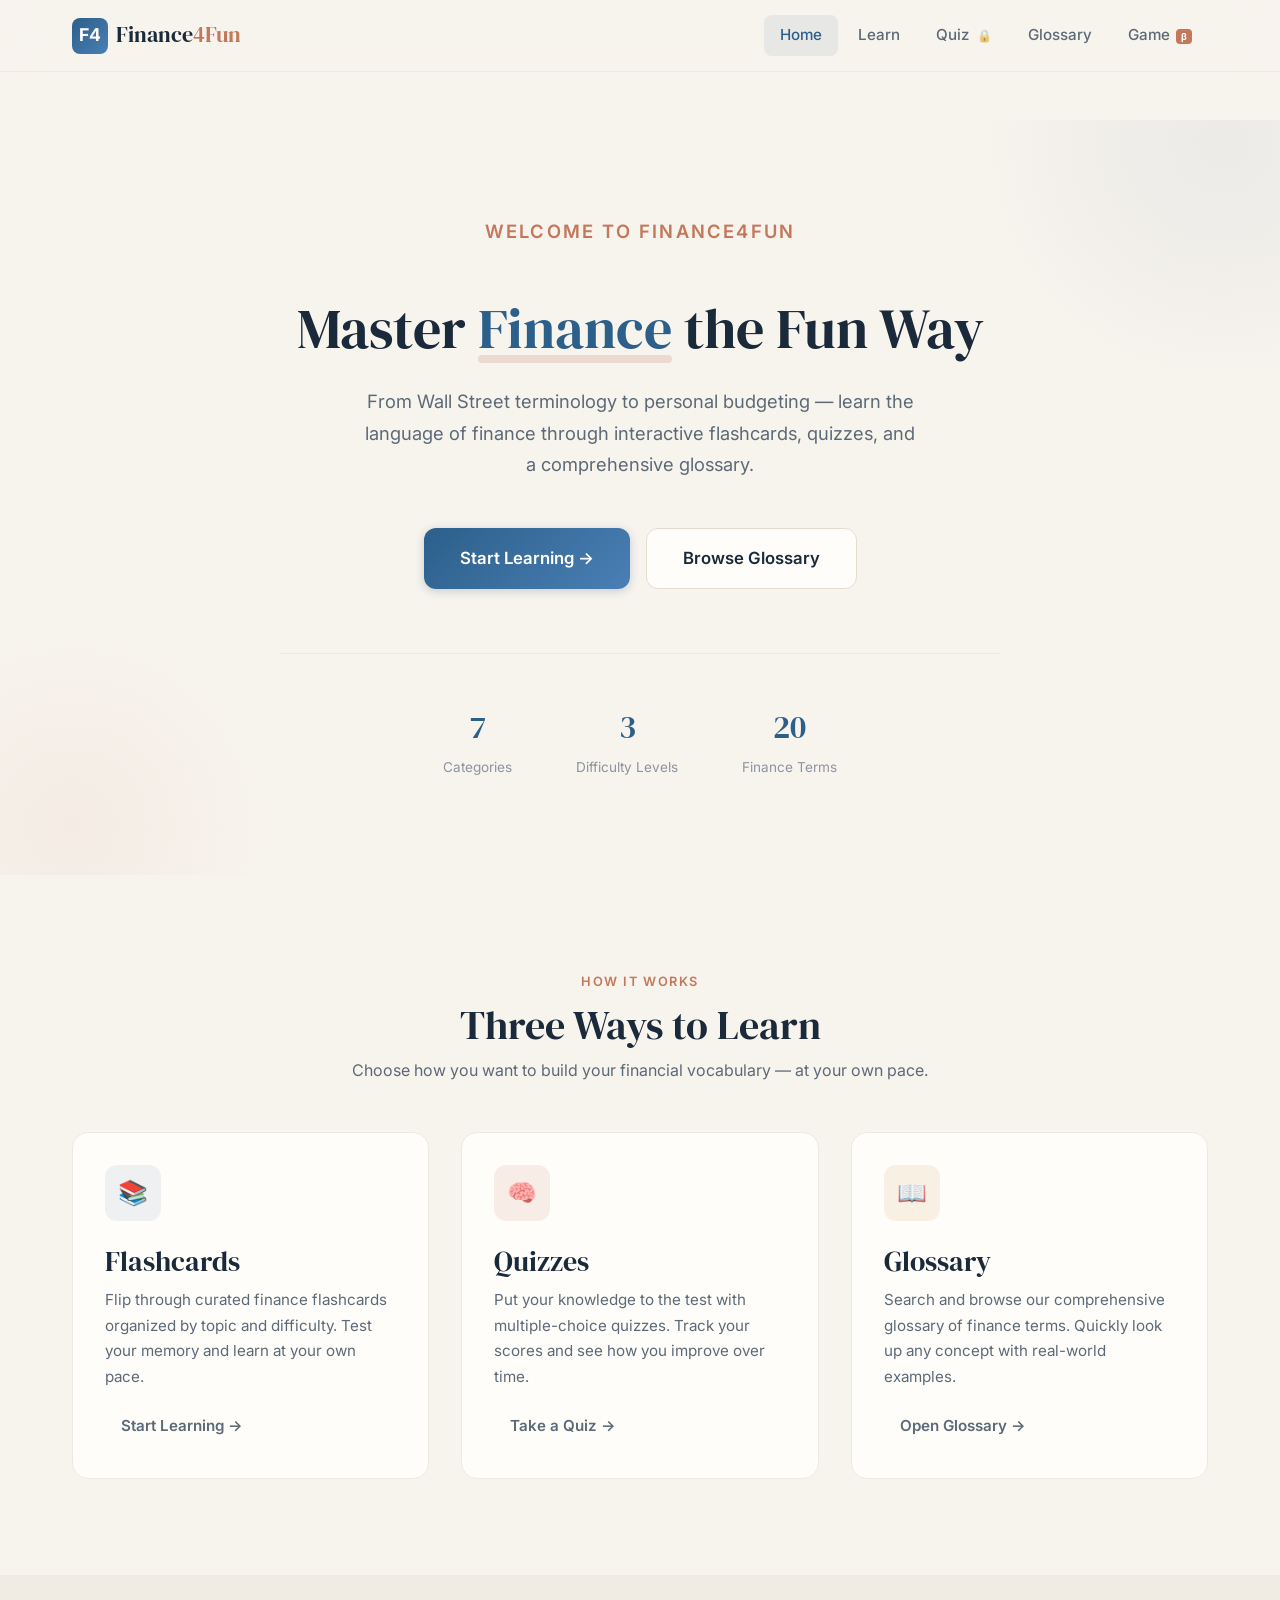
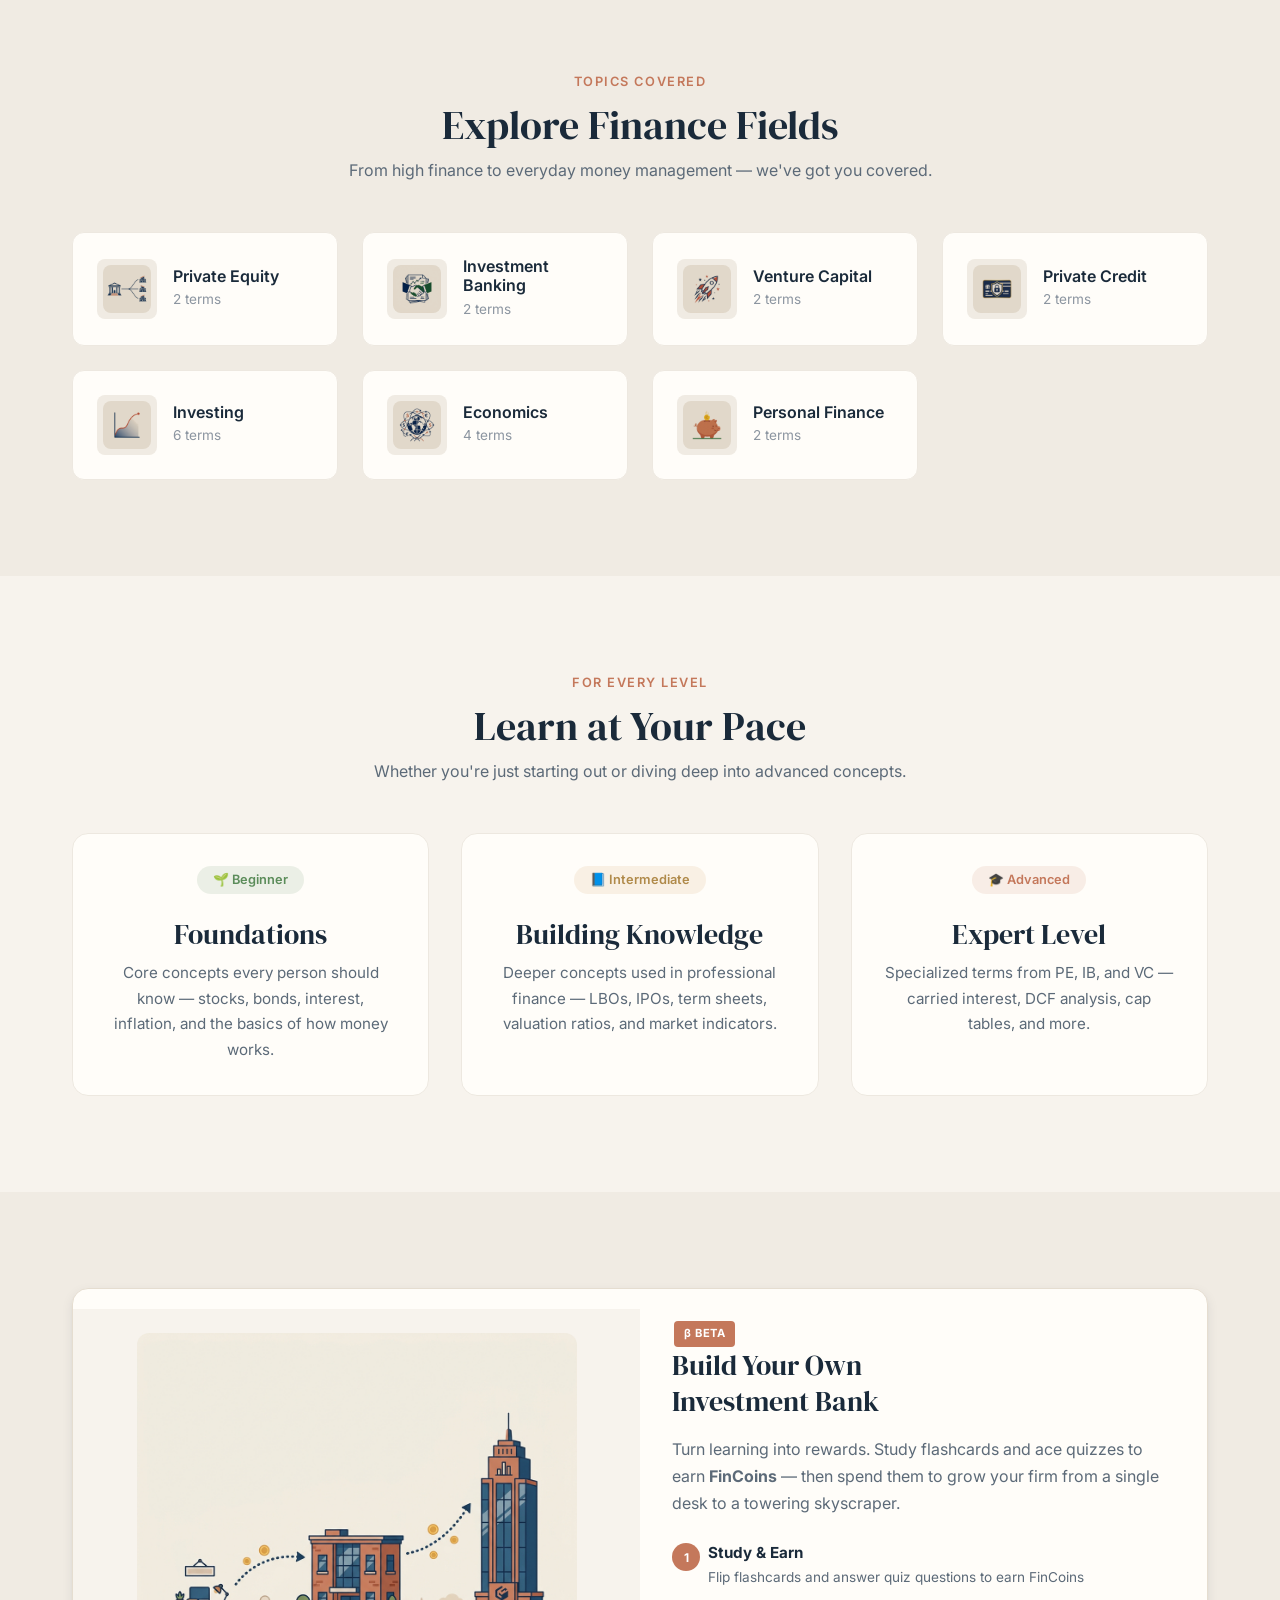
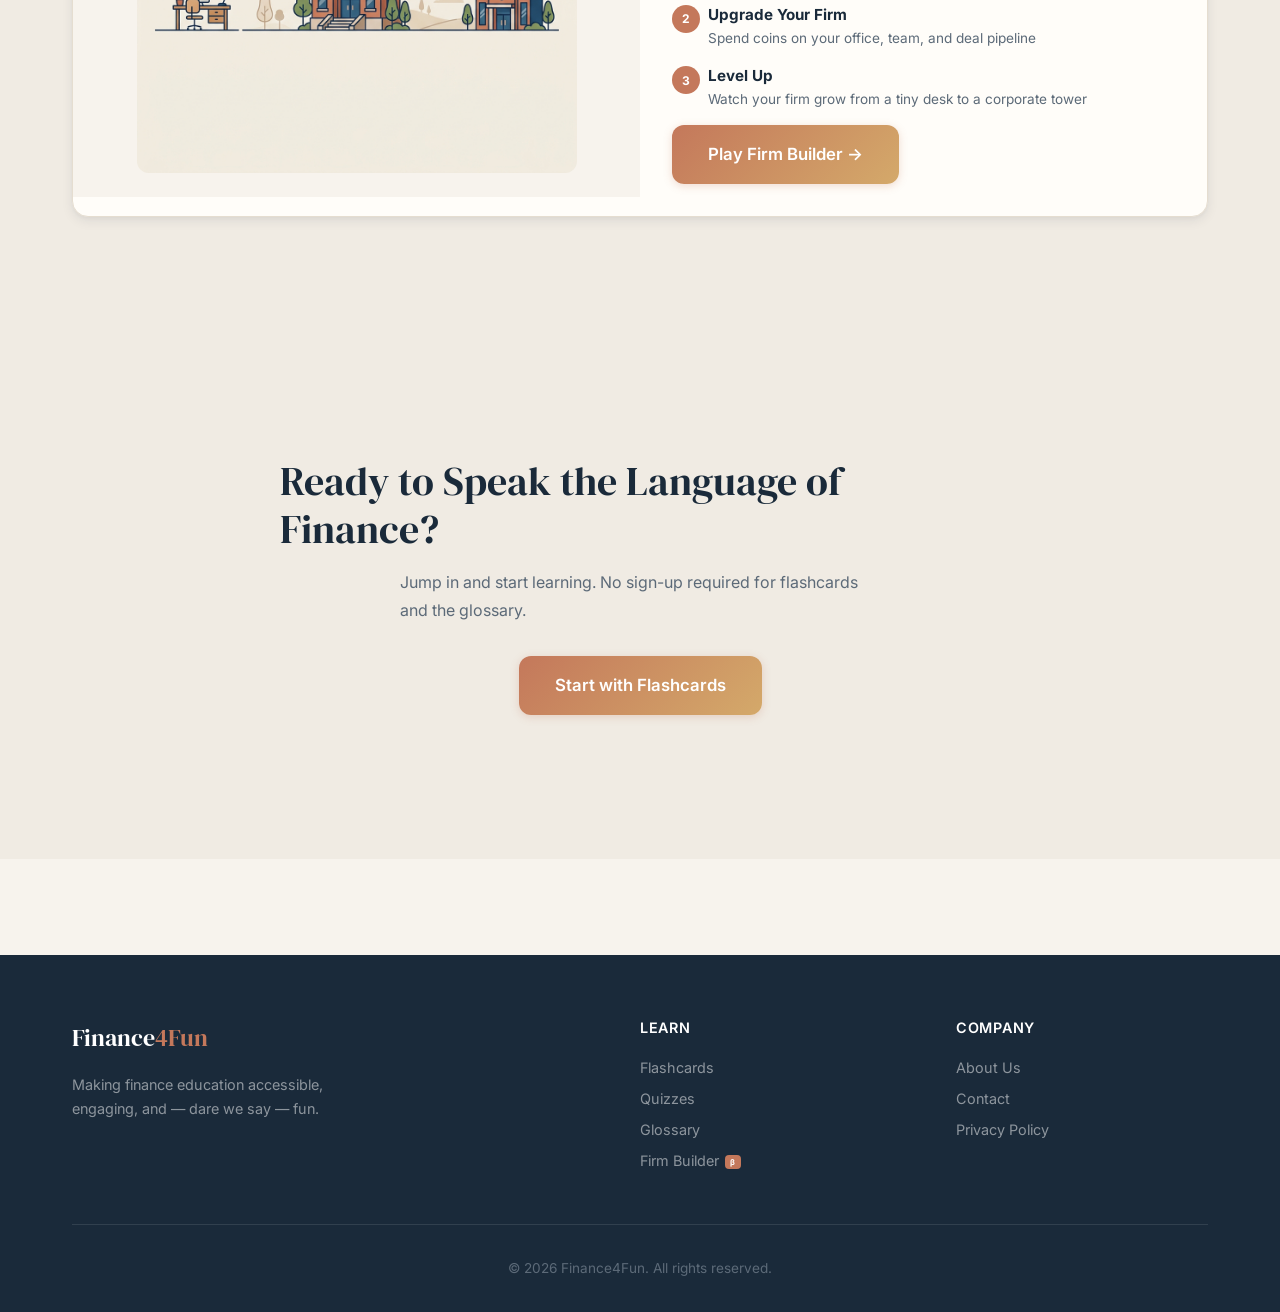
<file: index.html>
<!DOCTYPE html>
<html lang="en">
<head>
  <meta charset="UTF-8">
  <!-- CSP disabled for local/static development — re-enable via HTTP headers on production -->
  <meta name="viewport" content="width=device-width, initial-scale=1.0">
  <meta name="description" content="Finance4Fun — Learn finance terms, concepts, and strategies across Private Equity, Investment Banking, Venture Capital, and more. Master finance the fun way.">
  <title>Finance4Fun — Master Finance the Fun Way</title>
  <link rel="icon" type="image/svg+xml" href="favicon.svg">
  <link rel="stylesheet" href="css/styles.css">
</head>
<body>

  <!-- Navigation -->
  <nav class="navbar" id="main-nav">
    <div class="container">
      <a href="index.html" class="nav-brand">
        <div class="nav-brand-icon">F4</div>
        <div class="nav-brand-text">Finance<span>4Fun</span></div>
      </a>
      <div class="nav-links" id="nav-links">
        <a href="index.html" class="nav-link">Home</a>
        <a href="learn.html" class="nav-link">Learn</a>
        <a href="quiz.html" class="nav-link">Quiz <span class="lock-icon">🔒</span></a>
        <a href="glossary.html" class="nav-link">Glossary</a>
        <a href="game.html" class="nav-link">Game <span class="beta-badge">β</span></a>
      </div>
      <button class="nav-toggle" id="nav-toggle" aria-label="Toggle navigation">
        <span></span>
        <span></span>
        <span></span>
      </button>
    </div>
  </nav>

  <!-- Hero Section -->
  <main class="page-content">
    <section class="hero">
      <div class="container">
        <div class="hero-content">
          <p class="section-label">Welcome to Finance4Fun</p>
          <h1>Master <span class="highlight">Finance</span> the Fun Way</h1>
          <p>From Wall Street terminology to personal budgeting — learn the language of finance through interactive flashcards, quizzes, and a comprehensive glossary.</p>
          <div class="hero-buttons">
            <a href="learn.html" class="btn btn-primary btn-lg">Start Learning →</a>
            <a href="glossary.html" class="btn btn-secondary btn-lg">Browse Glossary</a>
          </div>
          <div class="hero-stats">
            <div class="hero-stat">
              <span class="number">7</span>
              <span class="label">Categories</span>
            </div>
            <div class="hero-stat">
              <span class="number">3</span>
              <span class="label">Difficulty Levels</span>
            </div>
            <div class="hero-stat">
              <span class="number" id="term-count">20</span>
              <span class="label">Finance Terms</span>
            </div>
          </div>
        </div>
      </div>
    </section>

    <!-- Features Section -->
    <section class="section" id="features">
      <div class="container">
        <div class="section-header">
          <p class="section-label">How It Works</p>
          <h2>Three Ways to Learn</h2>
          <p>Choose how you want to build your financial vocabulary — at your own pace.</p>
        </div>
        <div class="features-grid">
          <div class="card animate-in">
            <div class="card-icon blue">📚</div>
            <h3>Flashcards</h3>
            <p>Flip through curated finance flashcards organized by topic and difficulty. Test your memory and learn at your own pace.</p>
            <a href="learn.html" class="btn btn-ghost" style="margin-top: var(--space-md);">Start Learning →</a>
          </div>
          <div class="card animate-in">
            <div class="card-icon terracotta">🧠</div>
            <h3>Quizzes</h3>
            <p>Put your knowledge to the test with multiple-choice quizzes. Track your scores and see how you improve over time.</p>
            <a href="quiz.html" class="btn btn-ghost" style="margin-top: var(--space-md);">Take a Quiz →</a>
          </div>
          <div class="card animate-in">
            <div class="card-icon warm">📖</div>
            <h3>Glossary</h3>
            <p>Search and browse our comprehensive glossary of finance terms. Quickly look up any concept with real-world examples.</p>
            <a href="glossary.html" class="btn btn-ghost" style="margin-top: var(--space-md);">Open Glossary →</a>
          </div>
        </div>
      </div>
    </section>

    <!-- Categories Section -->
    <section class="section" style="background: var(--color-bg-alt);">
      <div class="container">
        <div class="section-header">
          <p class="section-label">Topics Covered</p>
          <h2>Explore Finance Fields</h2>
          <p>From high finance to everyday money management — we've got you covered.</p>
        </div>
        <div class="categories-grid" id="categories-grid">
          <!-- Populated by JS -->
        </div>
      </div>
    </section>

    <!-- Levels Section -->
    <section class="section">
      <div class="container">
        <div class="section-header">
          <p class="section-label">For Every Level</p>
          <h2>Learn at Your Pace</h2>
          <p>Whether you're just starting out or diving deep into advanced concepts.</p>
        </div>
        <div class="levels-grid">
          <div class="card animate-in" style="text-align: center;">
            <span class="level-badge beginner">🌱 Beginner</span>
            <h3>Foundations</h3>
            <p>Core concepts every person should know — stocks, bonds, interest, inflation, and the basics of how money works.</p>
          </div>
          <div class="card animate-in" style="text-align: center;">
            <span class="level-badge intermediate">📘 Intermediate</span>
            <h3>Building Knowledge</h3>
            <p>Deeper concepts used in professional finance — LBOs, IPOs, term sheets, valuation ratios, and market indicators.</p>
          </div>
          <div class="card animate-in" style="text-align: center;">
            <span class="level-badge advanced">🎓 Advanced</span>
            <h3>Expert Level</h3>
            <p>Specialized terms from PE, IB, and VC — carried interest, DCF analysis, cap tables, and more.</p>
          </div>
        </div>
      </div>
    </section>

    <!-- Game Promo Section -->
    <section class="section" id="game-promo" style="background: var(--color-bg-alt);">
      <div class="container">
        <div class="game-promo-card animate-in">
          <div class="game-promo-inner">
            <div class="game-promo-visual">
              <img src="images/game/promo-hero.png" alt="Build your firm from desk to skyscraper" class="game-promo-img">
            </div>
            <div class="game-promo-text">
              <span class="beta-badge" style="font-size: 0.7rem; padding: 4px 10px; align-self: flex-start;">β BETA</span>
              <h3>Build Your Own<br>Investment Bank</h3>
              <p>Turn learning into rewards. Study flashcards and ace quizzes to earn <strong>FinCoins</strong> — then spend them to grow your firm from a single desk to a towering skyscraper.</p>
              <div class="game-promo-steps">
                <div class="game-promo-step">
                  <span class="game-promo-step-num">1</span>
                  <div>
                    <strong>Study & Earn</strong>
                    <p>Flip flashcards and answer quiz questions to earn FinCoins</p>
                  </div>
                </div>
                <div class="game-promo-step">
                  <span class="game-promo-step-num">2</span>
                  <div>
                    <strong>Upgrade Your Firm</strong>
                    <p>Spend coins on your office, team, and deal pipeline</p>
                  </div>
                </div>
                <div class="game-promo-step">
                  <span class="game-promo-step-num">3</span>
                  <div>
                    <strong>Level Up</strong>
                    <p>Watch your firm grow from a tiny desk to a corporate tower</p>
                  </div>
                </div>
              </div>
              <a href="game.html" class="btn btn-accent btn-lg" style="margin-top: var(--space-md); align-self: flex-start;">Play Firm Builder →</a>
            </div>
          </div>
        </div>
      </div>
    </section>

    <!-- CTA Section -->
    <section class="section" style="background: var(--color-bg-alt);">
      <div class="container">
        <div class="hero-content" style="padding: var(--space-2xl) 0;">
          <h2>Ready to Speak the Language of Finance?</h2>
          <p style="max-width: 480px; margin: var(--space-md) auto var(--space-xl);">Jump in and start learning. No sign-up required for flashcards and the glossary.</p>
          <div class="hero-buttons">
            <a href="learn.html" class="btn btn-accent btn-lg">Start with Flashcards</a>
          </div>
        </div>
      </div>
    </section>
  </main>

  <!-- Footer -->
  <footer class="footer">
    <div class="container">
      <div class="footer-grid">
        <div class="footer-brand">
          <div class="nav-brand-text">Finance<span>4Fun</span></div>
          <p>Making finance education accessible, engaging, and — dare we say — fun.</p>
        </div>
        <div class="footer-col">
          <h4>Learn</h4>
          <a href="learn.html">Flashcards</a>
          <a href="quiz.html">Quizzes</a>
          <a href="glossary.html">Glossary</a>
          <a href="game.html">Firm Builder <span class="beta-badge" style="font-size: 0.5rem;">β</span></a>
        </div>
        <div class="footer-col">
          <h4>Company</h4>
          <a href="about.html">About Us</a>
          <a href="contact.html">Contact</a>
          <a href="privacy.html">Privacy Policy</a>
        </div>
      </div>
      <div class="footer-bottom">
        <p>&copy; 2026 Finance4Fun. All rights reserved.</p>
      </div>
    </div>
  </footer>

  <script src="js/data.js"></script>
  <script src="js/common.js"></script>
  <script src="js/home.js"></script>

</body>
</html>
</file>
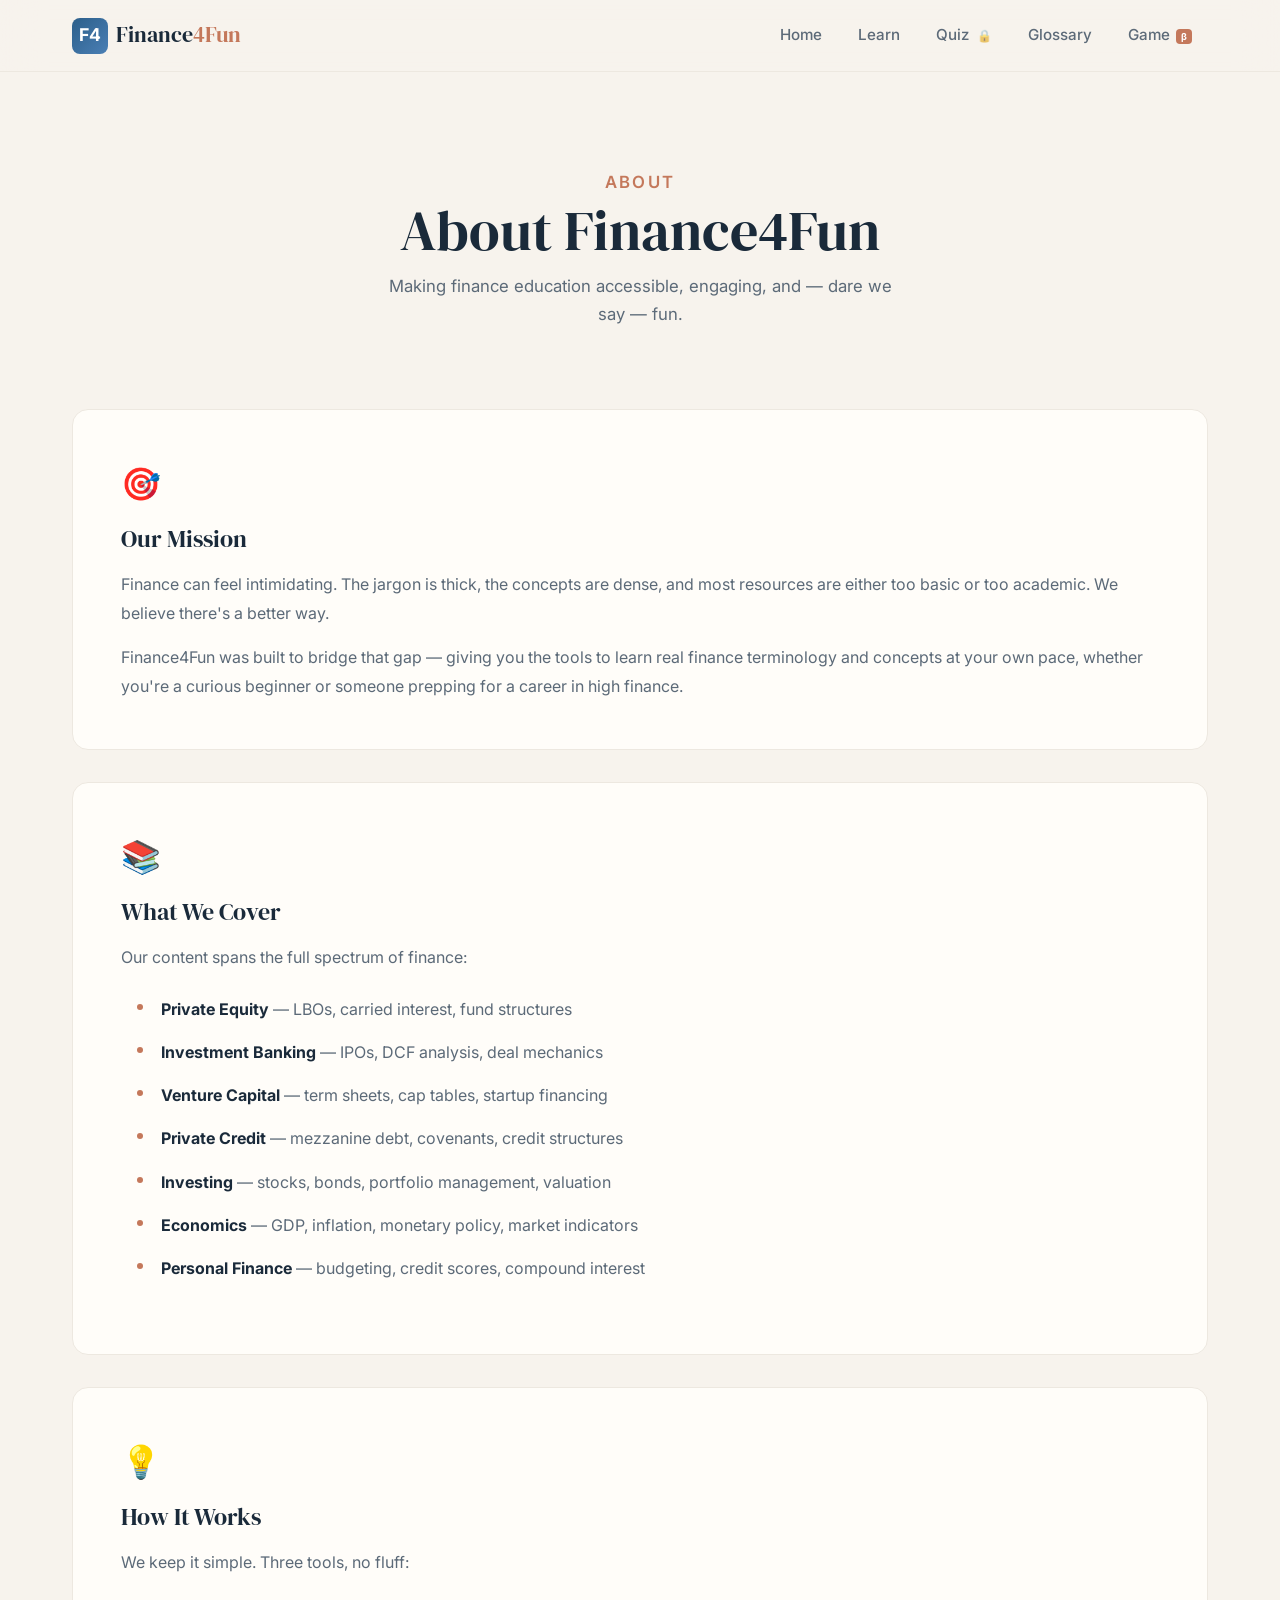
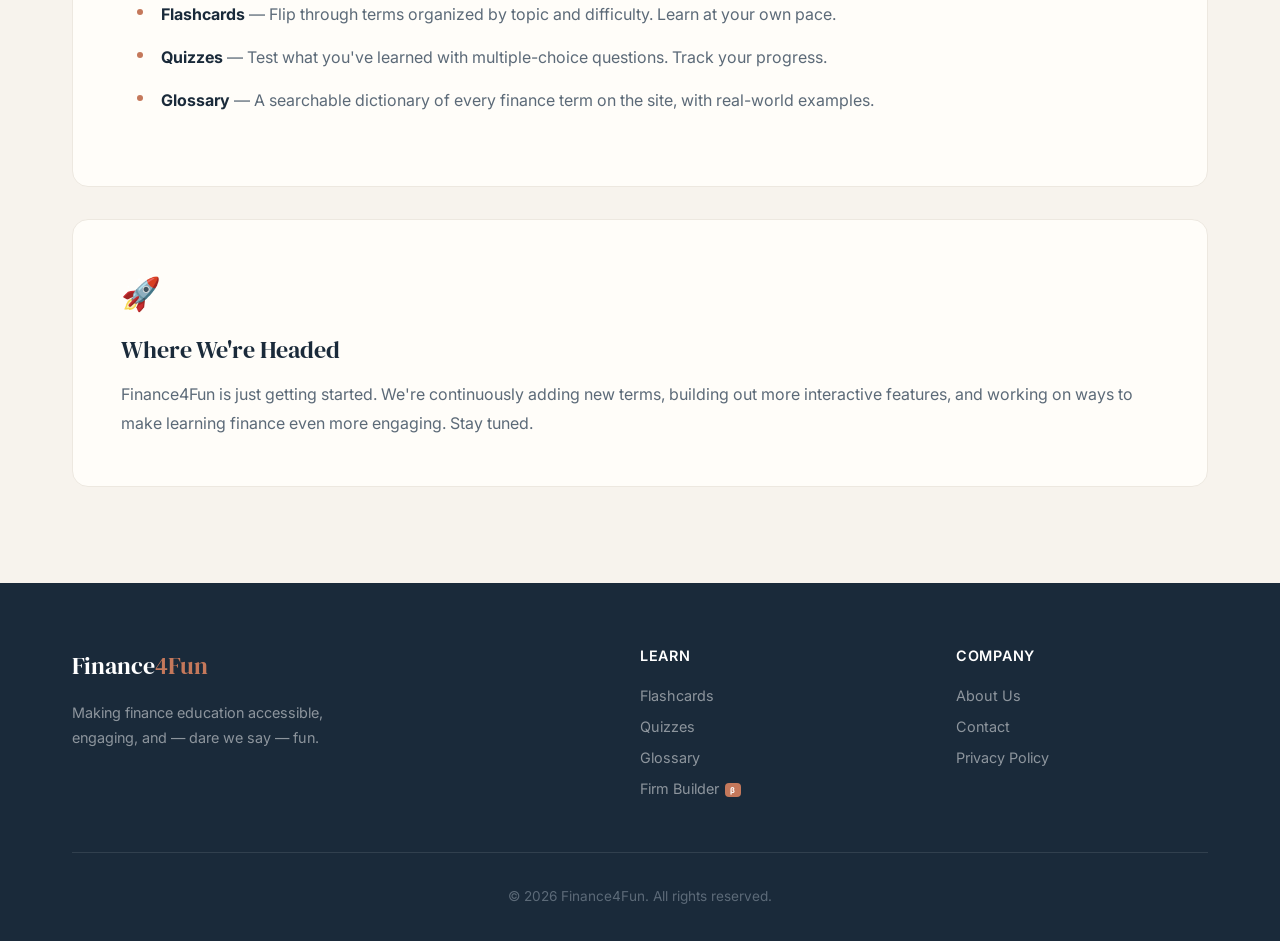
<file: about.html>
<!DOCTYPE html>
<html lang="en">
<head>
  <meta charset="UTF-8">
  <!-- CSP disabled for local/static development — re-enable via HTTP headers on production -->
  <meta name="viewport" content="width=device-width, initial-scale=1.0">
  <meta name="description" content="Learn about Finance4Fun — our mission to make finance education accessible, engaging, and fun for everyone.">
  <title>About Us — Finance4Fun</title>
  <link rel="icon" type="image/svg+xml" href="favicon.svg">
  <link rel="stylesheet" href="css/styles.css">
</head>
<body>

  <!-- Navigation -->
  <nav class="navbar" id="main-nav">
    <div class="container">
      <a href="index.html" class="nav-brand">
        <div class="nav-brand-icon">F4</div>
        <div class="nav-brand-text">Finance<span>4Fun</span></div>
      </a>
      <div class="nav-links" id="nav-links">
        <a href="index.html" class="nav-link">Home</a>
        <a href="learn.html" class="nav-link">Learn</a>
        <a href="quiz.html" class="nav-link">Quiz <span class="lock-icon">🔒</span></a>
        <a href="glossary.html" class="nav-link">Glossary</a>
        <a href="game.html" class="nav-link">Game <span class="beta-badge">β</span></a>
      </div>
      <button class="nav-toggle" id="nav-toggle" aria-label="Toggle navigation">
        <span></span>
        <span></span>
        <span></span>
      </button>
    </div>
  </nav>

  <main class="page-content">
    <div class="container">
      <div class="page-header">
        <p class="section-label">About</p>
        <h1>About Finance4Fun</h1>
        <p>Making finance education accessible, engaging, and — dare we say — fun.</p>
      </div>

      <div class="info-page-content">
        <div class="info-card">
          <div class="info-card-icon">🎯</div>
          <h2>Our Mission</h2>
          <p>Finance can feel intimidating. The jargon is thick, the concepts are dense, and most resources are either too basic or too academic. We believe there's a better way.</p>
          <p>Finance4Fun was built to bridge that gap — giving you the tools to learn real finance terminology and concepts at your own pace, whether you're a curious beginner or someone prepping for a career in high finance.</p>
        </div>

        <div class="info-card">
          <div class="info-card-icon">📚</div>
          <h2>What We Cover</h2>
          <p>Our content spans the full spectrum of finance:</p>
          <ul class="info-list">
            <li><strong>Private Equity</strong> — LBOs, carried interest, fund structures</li>
            <li><strong>Investment Banking</strong> — IPOs, DCF analysis, deal mechanics</li>
            <li><strong>Venture Capital</strong> — term sheets, cap tables, startup financing</li>
            <li><strong>Private Credit</strong> — mezzanine debt, covenants, credit structures</li>
            <li><strong>Investing</strong> — stocks, bonds, portfolio management, valuation</li>
            <li><strong>Economics</strong> — GDP, inflation, monetary policy, market indicators</li>
            <li><strong>Personal Finance</strong> — budgeting, credit scores, compound interest</li>
          </ul>
        </div>

        <div class="info-card">
          <div class="info-card-icon">💡</div>
          <h2>How It Works</h2>
          <p>We keep it simple. Three tools, no fluff:</p>
          <ul class="info-list">
            <li><strong>Flashcards</strong> — Flip through terms organized by topic and difficulty. Learn at your own pace.</li>
            <li><strong>Quizzes</strong> — Test what you've learned with multiple-choice questions. Track your progress.</li>
            <li><strong>Glossary</strong> — A searchable dictionary of every finance term on the site, with real-world examples.</li>
          </ul>
        </div>

        <div class="info-card">
          <div class="info-card-icon">🚀</div>
          <h2>Where We're Headed</h2>
          <p>Finance4Fun is just getting started. We're continuously adding new terms, building out more interactive features, and working on ways to make learning finance even more engaging. Stay tuned.</p>
        </div>
      </div>
    </div>
  </main>

  <!-- Footer -->
  <footer class="footer">
    <div class="container">
      <div class="footer-grid">
        <div class="footer-brand">
          <div class="nav-brand-text">Finance<span>4Fun</span></div>
          <p>Making finance education accessible, engaging, and — dare we say — fun.</p>
        </div>
        <div class="footer-col">
          <h4>Learn</h4>
          <a href="learn.html">Flashcards</a>
          <a href="quiz.html">Quizzes</a>
          <a href="glossary.html">Glossary</a>
          <a href="game.html">Firm Builder <span class="beta-badge" style="font-size: 0.5rem;">β</span></a>
        </div>
        <div class="footer-col">
          <h4>Company</h4>
          <a href="about.html">About Us</a>
          <a href="contact.html">Contact</a>
          <a href="privacy.html">Privacy Policy</a>
        </div>
      </div>
      <div class="footer-bottom">
        <p>&copy; 2026 Finance4Fun. All rights reserved.</p>
      </div>
    </div>
  </footer>

  <script src="js/common.js"></script>

</body>
</html>
</file>
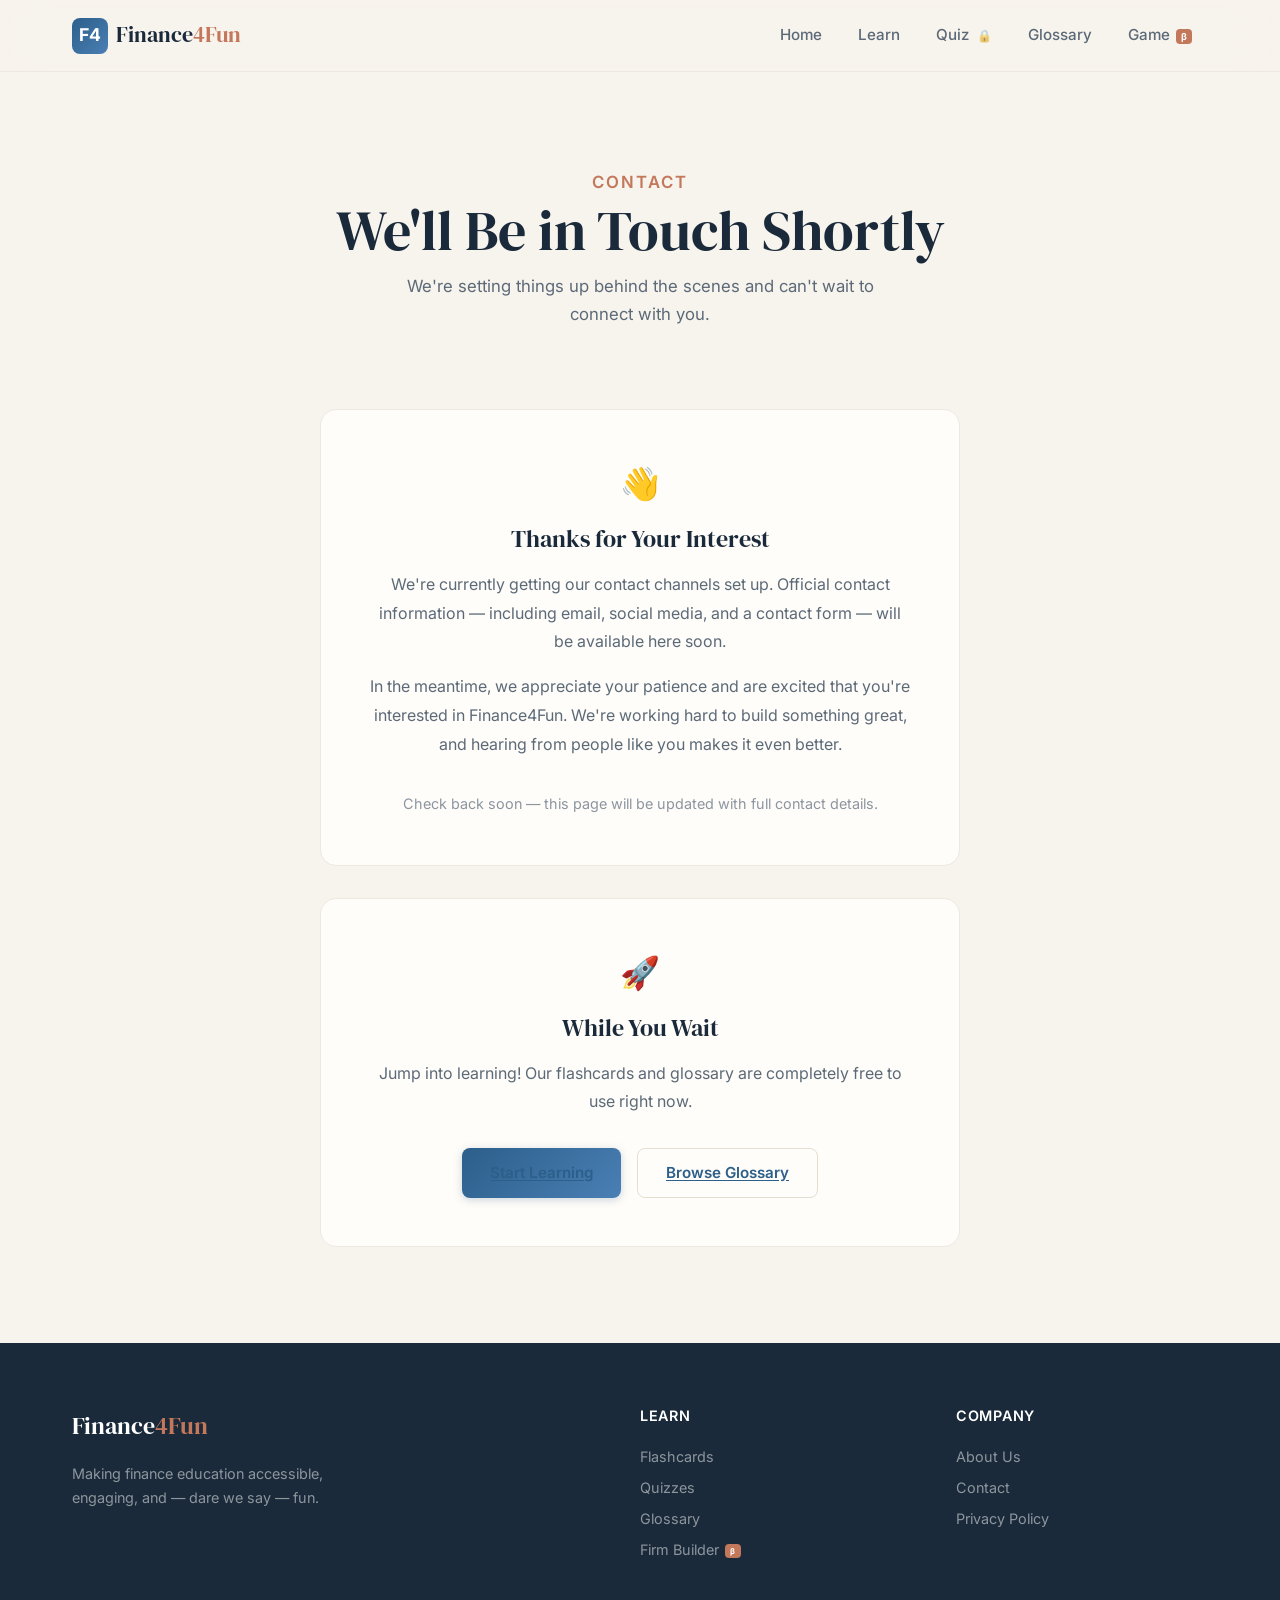
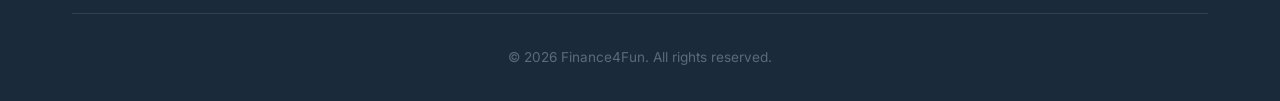
<file: contact.html>
<!DOCTYPE html>
<html lang="en">
<head>
  <meta charset="UTF-8">
  <!-- CSP disabled for local/static development — re-enable via HTTP headers on production -->
  <meta name="viewport" content="width=device-width, initial-scale=1.0">
  <meta name="description" content="Get in touch with the Finance4Fun team. Contact information coming soon.">
  <title>Contact — Finance4Fun</title>
  <link rel="icon" type="image/svg+xml" href="favicon.svg">
  <link rel="stylesheet" href="css/styles.css">
</head>
<body>

  <!-- Navigation -->
  <nav class="navbar" id="main-nav">
    <div class="container">
      <a href="index.html" class="nav-brand">
        <div class="nav-brand-icon">F4</div>
        <div class="nav-brand-text">Finance<span>4Fun</span></div>
      </a>
      <div class="nav-links" id="nav-links">
        <a href="index.html" class="nav-link">Home</a>
        <a href="learn.html" class="nav-link">Learn</a>
        <a href="quiz.html" class="nav-link">Quiz <span class="lock-icon">🔒</span></a>
        <a href="glossary.html" class="nav-link">Glossary</a>
        <a href="game.html" class="nav-link">Game <span class="beta-badge">β</span></a>
      </div>
      <button class="nav-toggle" id="nav-toggle" aria-label="Toggle navigation">
        <span></span>
        <span></span>
        <span></span>
      </button>
    </div>
  </nav>

  <main class="page-content">
    <div class="container">
      <div class="page-header">
        <p class="section-label">Contact</p>
        <h1>We'll Be in Touch Shortly</h1>
        <p>We're setting things up behind the scenes and can't wait to connect with you.</p>
      </div>

      <div class="info-page-content" style="max-width: 640px; margin: 0 auto;">
        <div class="info-card" style="text-align: center;">
          <div class="info-card-icon">👋</div>
          <h2>Thanks for Your Interest</h2>
          <p>We're currently getting our contact channels set up. Official contact information — including email, social media, and a contact form — will be available here soon.</p>
          <p>In the meantime, we appreciate your patience and are excited that you're interested in Finance4Fun. We're working hard to build something great, and hearing from people like you makes it even better.</p>
          <p style="margin-top: var(--space-xl); color: var(--color-text-muted); font-size: 0.9rem;">Check back soon — this page will be updated with full contact details.</p>
        </div>

        <div class="info-card" style="text-align: center;">
          <div class="info-card-icon">🚀</div>
          <h2>While You Wait</h2>
          <p>Jump into learning! Our flashcards and glossary are completely free to use right now.</p>
          <div style="display: flex; gap: var(--space-md); justify-content: center; flex-wrap: wrap; margin-top: var(--space-xl);">
            <a href="learn.html" class="btn btn-primary">Start Learning</a>
            <a href="glossary.html" class="btn btn-secondary">Browse Glossary</a>
          </div>
        </div>
      </div>
    </div>
  </main>

  <!-- Footer -->
  <footer class="footer">
    <div class="container">
      <div class="footer-grid">
        <div class="footer-brand">
          <div class="nav-brand-text">Finance<span>4Fun</span></div>
          <p>Making finance education accessible, engaging, and — dare we say — fun.</p>
        </div>
        <div class="footer-col">
          <h4>Learn</h4>
          <a href="learn.html">Flashcards</a>
          <a href="quiz.html">Quizzes</a>
          <a href="glossary.html">Glossary</a>
          <a href="game.html">Firm Builder <span class="beta-badge" style="font-size: 0.5rem;">β</span></a>
        </div>
        <div class="footer-col">
          <h4>Company</h4>
          <a href="about.html">About Us</a>
          <a href="contact.html">Contact</a>
          <a href="privacy.html">Privacy Policy</a>
        </div>
      </div>
      <div class="footer-bottom">
        <p>&copy; 2026 Finance4Fun. All rights reserved.</p>
      </div>
    </div>
  </footer>

  <script src="js/common.js"></script>

</body>
</html>
</file>
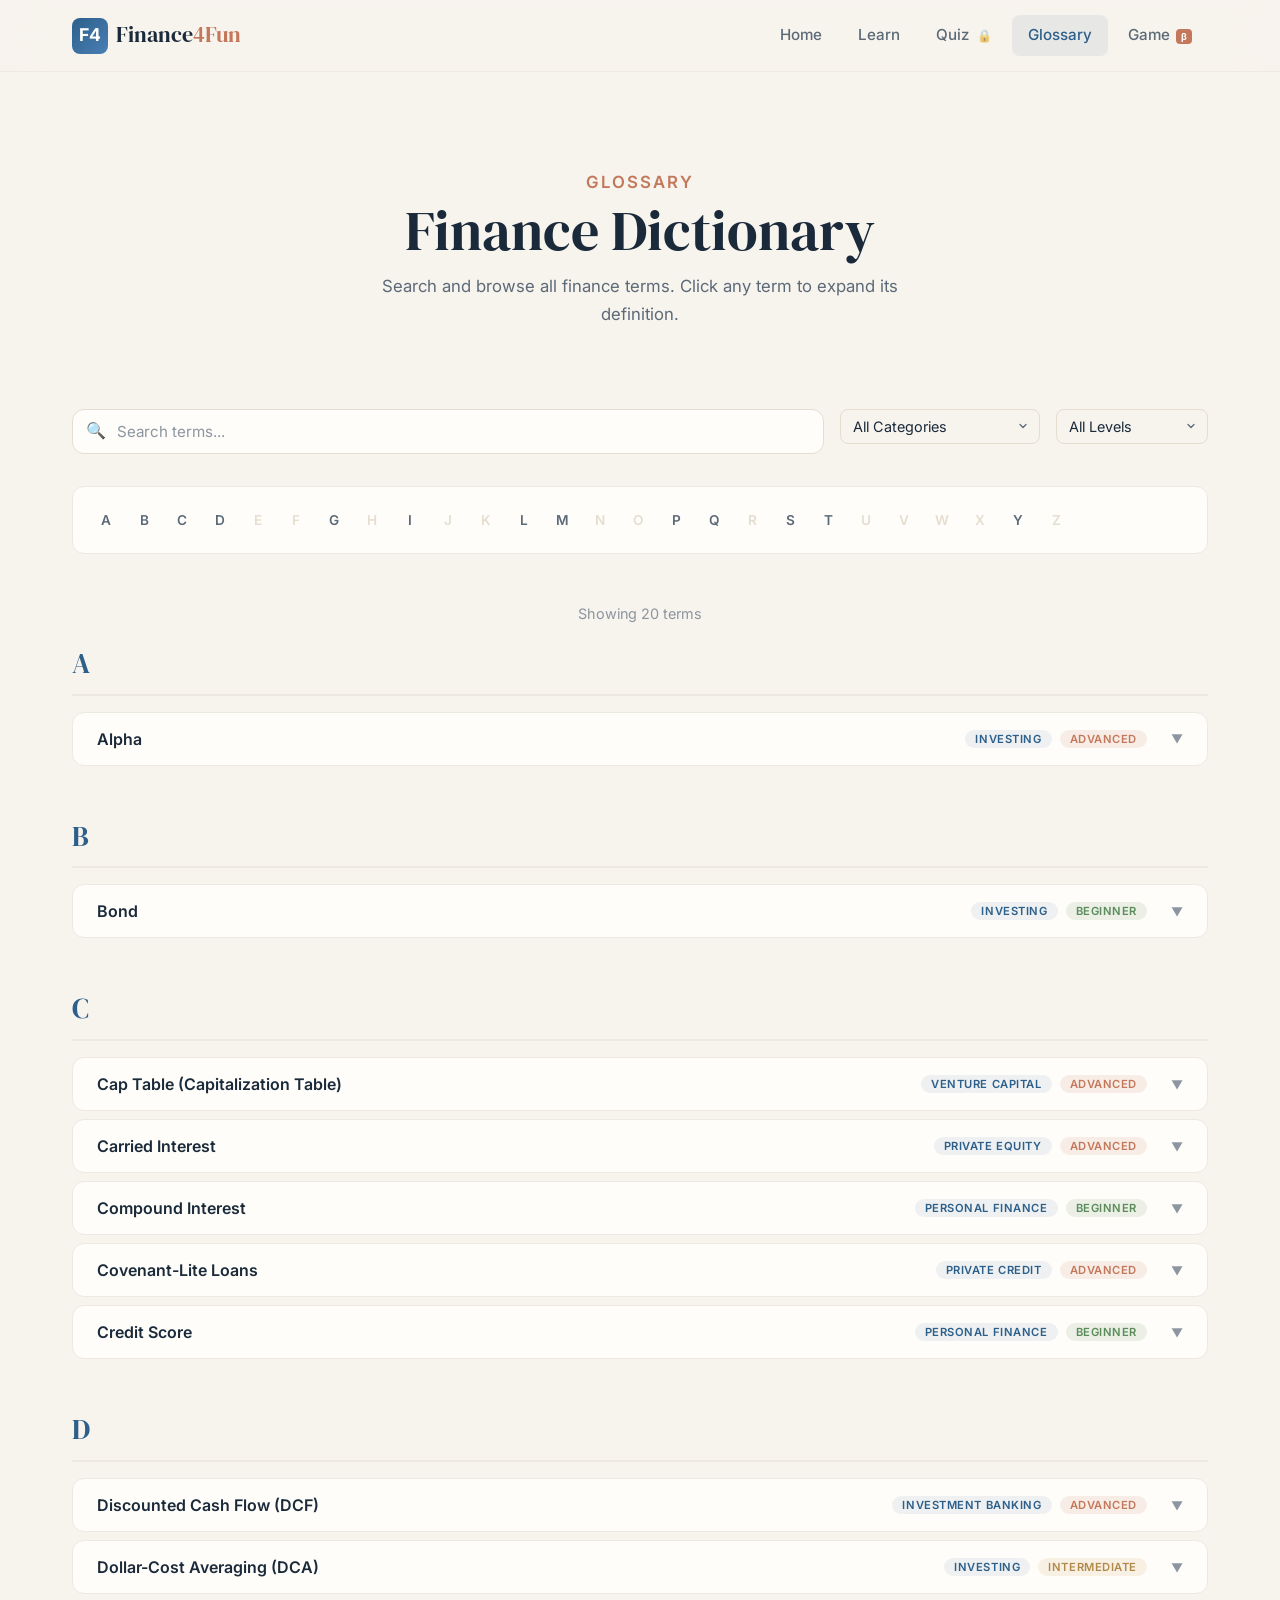
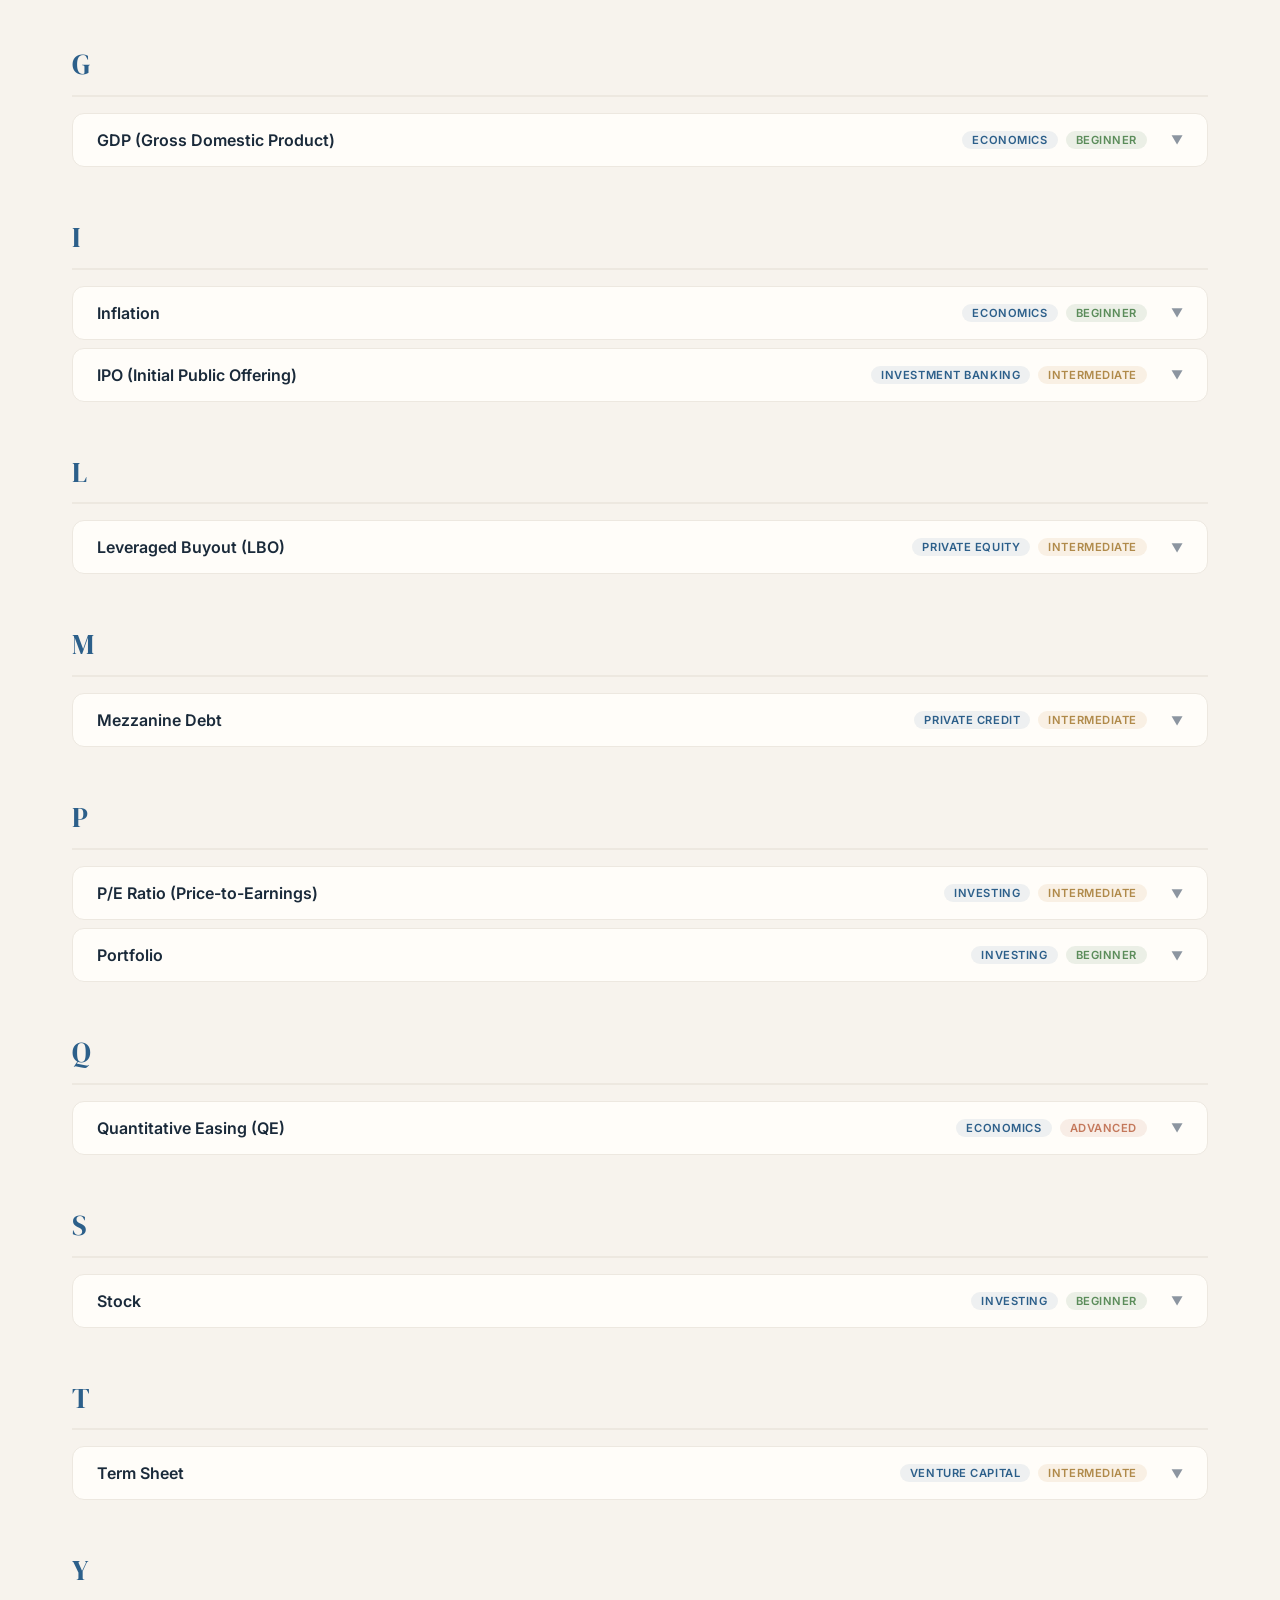
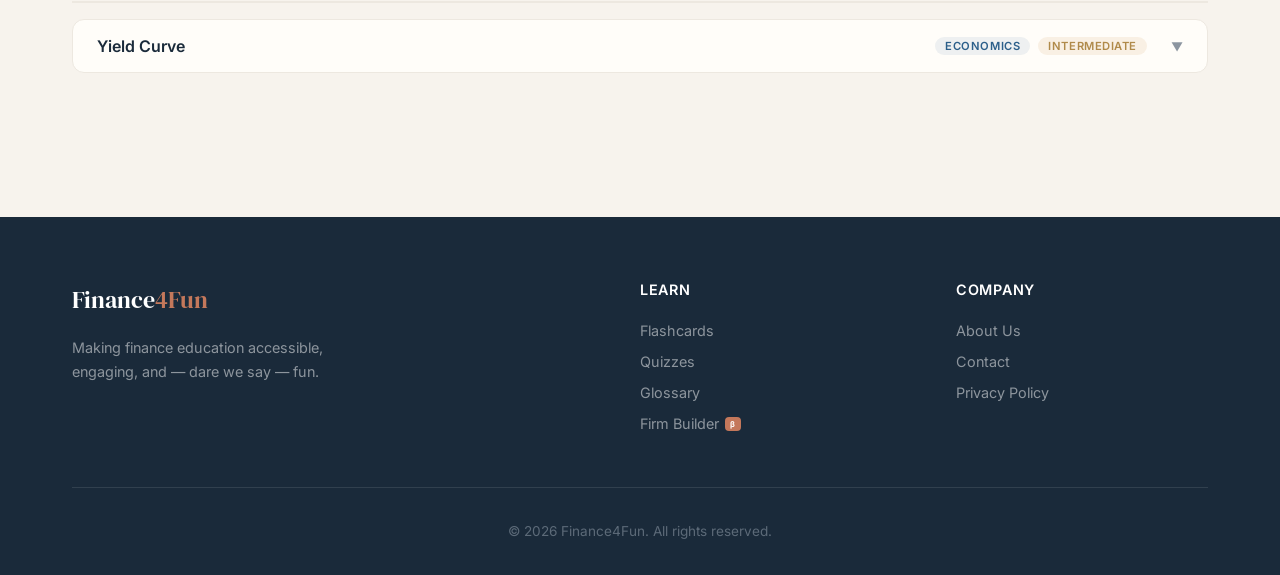
<file: glossary.html>
<!DOCTYPE html>
<html lang="en">
<head>
  <meta charset="UTF-8">
  <!-- CSP disabled for local/static development — re-enable via HTTP headers on production -->
  <meta name="viewport" content="width=device-width, initial-scale=1.0">
  <meta name="description" content="Browse and search the complete Finance4Fun glossary. Look up finance terms from Private Equity, Investment Banking, Venture Capital, and more.">
  <title>Glossary — Finance4Fun</title>
  <link rel="icon" type="image/svg+xml" href="favicon.svg">
  <link rel="stylesheet" href="css/styles.css">
</head>
<body>

  <!-- Navigation -->
  <nav class="navbar" id="main-nav">
    <div class="container">
      <a href="index.html" class="nav-brand">
        <div class="nav-brand-icon">F4</div>
        <div class="nav-brand-text">Finance<span>4Fun</span></div>
      </a>
      <div class="nav-links" id="nav-links">
        <a href="index.html" class="nav-link">Home</a>
        <a href="learn.html" class="nav-link">Learn</a>
        <a href="quiz.html" class="nav-link">Quiz <span class="lock-icon">🔒</span></a>
        <a href="glossary.html" class="nav-link">Glossary</a>
        <a href="game.html" class="nav-link">Game <span class="beta-badge">β</span></a>
      </div>
      <button class="nav-toggle" id="nav-toggle" aria-label="Toggle navigation">
        <span></span>
        <span></span>
        <span></span>
      </button>
    </div>
  </nav>

  <main class="page-content">
    <div class="container">
      <!-- Page Header -->
      <div class="page-header">
        <p class="section-label">Glossary</p>
        <h1>Finance Dictionary</h1>
        <p>Search and browse all finance terms. Click any term to expand its definition.</p>
      </div>

      <!-- Search & Filters -->
      <div class="glossary-controls">
        <div class="search-box">
          <span class="search-icon">🔍</span>
          <input type="text" id="glossary-search" placeholder="Search terms..." autocomplete="off">
        </div>
        <div class="filter-group">
          <select class="filter-select" id="glossary-category">
            <option value="all">All Categories</option>
          </select>
        </div>
        <div class="filter-group">
          <select class="filter-select" id="glossary-level">
            <option value="all">All Levels</option>
          </select>
        </div>
      </div>

      <!-- Letter Navigation -->
      <div class="letter-nav" id="letter-nav">
        <!-- Populated by JS -->
      </div>

      <!-- Glossary Results Count -->
      <div class="glossary-count" id="glossary-count"></div>

      <!-- Glossary List -->
      <div id="glossary-list">
        <!-- Populated by JS -->
      </div>

      <!-- Empty State -->
      <div class="empty-state" id="glossary-empty" style="display: none;">
        <div class="empty-icon">🔍</div>
        <h3>No terms found</h3>
        <p>Try adjusting your search or filters.</p>
      </div>
    </div>
  </main>

  <footer class="footer">
    <div class="container">
      <div class="footer-grid">
        <div class="footer-brand">
          <div class="nav-brand-text">Finance<span>4Fun</span></div>
          <p>Making finance education accessible, engaging, and — dare we say — fun.</p>
        </div>
        <div class="footer-col">
          <h4>Learn</h4>
          <a href="learn.html">Flashcards</a>
          <a href="quiz.html">Quizzes</a>
          <a href="glossary.html">Glossary</a>
          <a href="game.html">Firm Builder <span class="beta-badge" style="font-size: 0.5rem;">β</span></a>
        </div>
        <div class="footer-col">
          <h4>Company</h4>
          <a href="about.html">About Us</a>
          <a href="contact.html">Contact</a>
          <a href="privacy.html">Privacy Policy</a>
        </div>
      </div>
      <div class="footer-bottom">
        <p>&copy; 2026 Finance4Fun. All rights reserved.</p>
      </div>
    </div>
  </footer>

  <script src="js/data.js"></script>
  <script src="js/common.js"></script>
  <script src="js/glossary.js"></script>

</body>
</html>
</file>
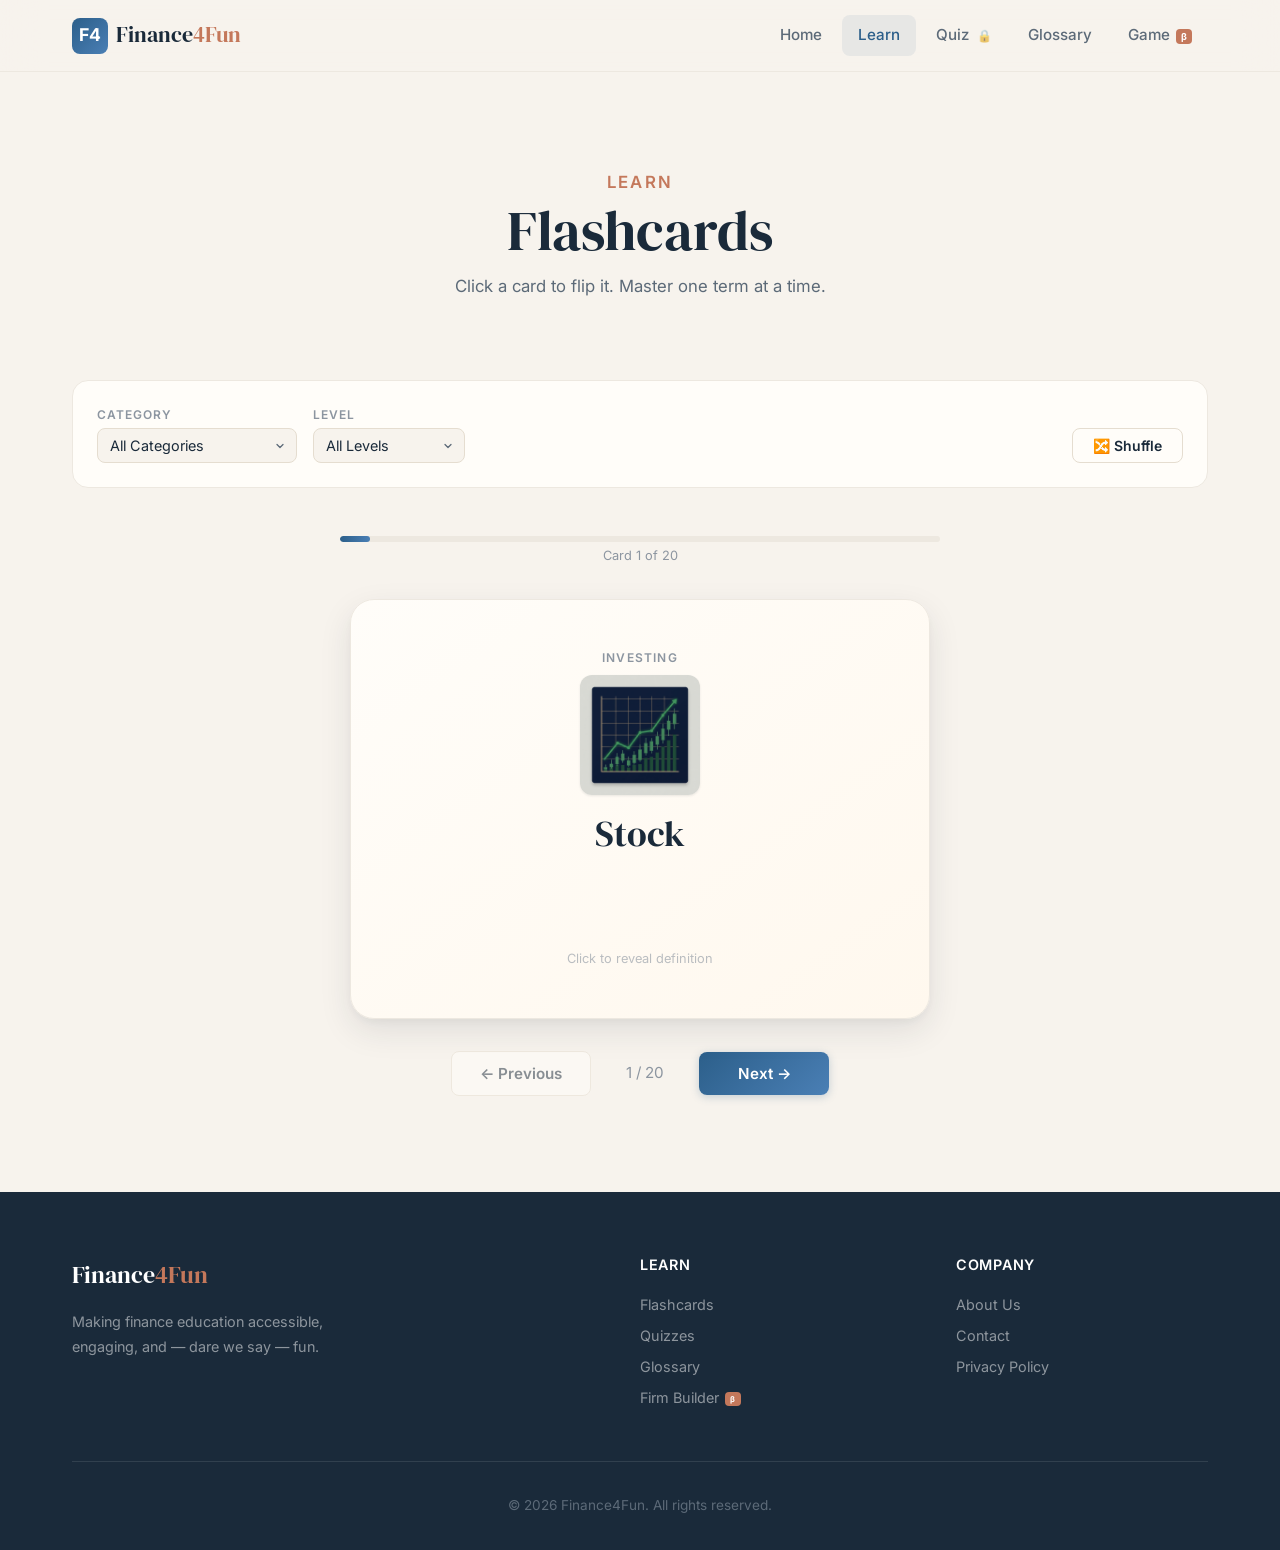
<file: learn.html>
<!DOCTYPE html>
<html lang="en">
<head>
  <meta charset="UTF-8">
  <!-- CSP disabled for local/static development — re-enable via HTTP headers on production -->
  <meta name="viewport" content="width=device-width, initial-scale=1.0">
  <meta name="description" content="Learn finance terms with interactive flashcards. Study Private Equity, Investment Banking, Venture Capital, and more at your own pace.">
  <title>Learn — Finance4Fun</title>
  <link rel="icon" type="image/svg+xml" href="favicon.svg">
  <link rel="stylesheet" href="css/styles.css">
</head>
<body>

  <!-- Navigation -->
  <nav class="navbar" id="main-nav">
    <div class="container">
      <a href="index.html" class="nav-brand">
        <div class="nav-brand-icon">F4</div>
        <div class="nav-brand-text">Finance<span>4Fun</span></div>
      </a>
      <div class="nav-links" id="nav-links">
        <a href="index.html" class="nav-link">Home</a>
        <a href="learn.html" class="nav-link">Learn</a>
        <a href="quiz.html" class="nav-link">Quiz <span class="lock-icon">🔒</span></a>
        <a href="glossary.html" class="nav-link">Glossary</a>
        <a href="game.html" class="nav-link">Game <span class="beta-badge">β</span></a>
      </div>
      <button class="nav-toggle" id="nav-toggle" aria-label="Toggle navigation">
        <span></span>
        <span></span>
        <span></span>
      </button>
    </div>
  </nav>

  <main class="page-content">
    <div class="container">
      <!-- Page Header -->
      <div class="page-header">
        <p class="section-label">Learn</p>
        <h1>Flashcards</h1>
        <p>Click a card to flip it. Master one term at a time.</p>
      </div>

      <!-- Filters -->
      <div class="filters-bar" id="filters-bar">
        <div class="filter-group">
          <label for="category-filter">Category</label>
          <select class="filter-select" id="category-filter">
            <option value="all">All Categories</option>
          </select>
        </div>
        <div class="filter-group">
          <label for="level-filter">Level</label>
          <select class="filter-select" id="level-filter">
            <option value="all">All Levels</option>
          </select>
        </div>
        <div class="filter-actions">
          <button class="btn btn-secondary btn-sm" id="shuffle-btn">🔀 Shuffle</button>
        </div>
      </div>

      <!-- Flashcard Area -->
      <div class="flashcard-area" id="flashcard-area">
        <!-- Progress -->
        <div class="progress-bar-wrapper">
          <div class="progress-bar">
            <div class="progress-bar-fill" id="progress-fill" style="width: 0%"></div>
          </div>
          <div class="progress-text" id="progress-text">Card 1 of 20</div>
        </div>

        <!-- The Flashcard -->
        <div class="flashcard-container" id="flashcard-container">
          <div class="flashcard" id="flashcard">
            <div class="flashcard-face flashcard-front">
              <span class="card-label" id="card-category">INVESTING</span>
              <div class="card-image" id="card-image">
                <img id="card-image-el" src="" alt="">
              </div>
              <h2 id="card-term">Stock</h2>
              <span class="tap-hint">Click to reveal definition</span>
            </div>
            <div class="flashcard-face flashcard-back">
              <span class="back-label">Definition</span>
              <p class="definition" id="card-definition"></p>
              <div class="example" id="card-example">
                <strong>Example</strong>
                <span></span>
              </div>
            </div>
          </div>
        </div>

        <!-- Navigation -->
        <div class="flashcard-nav">
          <button class="btn btn-secondary" id="prev-btn">← Previous</button>
          <div class="card-counter">
            <span id="current-num">1</span> <span>/ <span id="total-num">20</span></span>
          </div>
          <button class="btn btn-primary" id="next-btn">Next →</button>
        </div>
      </div>

      <!-- Empty State -->
      <div class="empty-state" id="empty-state" style="display: none;">
        <div class="empty-icon">🔍</div>
        <h3>No terms found</h3>
        <p>Try adjusting your filters to see more flashcards.</p>
      </div>
    </div>
  </main>

  <footer class="footer">
    <div class="container">
      <div class="footer-grid">
        <div class="footer-brand">
          <div class="nav-brand-text">Finance<span>4Fun</span></div>
          <p>Making finance education accessible, engaging, and — dare we say — fun.</p>
        </div>
        <div class="footer-col">
          <h4>Learn</h4>
          <a href="learn.html">Flashcards</a>
          <a href="quiz.html">Quizzes</a>
          <a href="glossary.html">Glossary</a>
          <a href="game.html">Firm Builder <span class="beta-badge" style="font-size: 0.5rem;">β</span></a>
        </div>
        <div class="footer-col">
          <h4>Company</h4>
          <a href="about.html">About Us</a>
          <a href="contact.html">Contact</a>
          <a href="privacy.html">Privacy Policy</a>
        </div>
      </div>
      <div class="footer-bottom">
        <p>&copy; 2026 Finance4Fun. All rights reserved.</p>
      </div>
    </div>
  </footer>

  <script src="js/data.js"></script>
  <script src="js/common.js"></script>
  <script src="js/coins.js"></script>
  <script src="js/learn.js"></script>

</body>
</html>
</file>
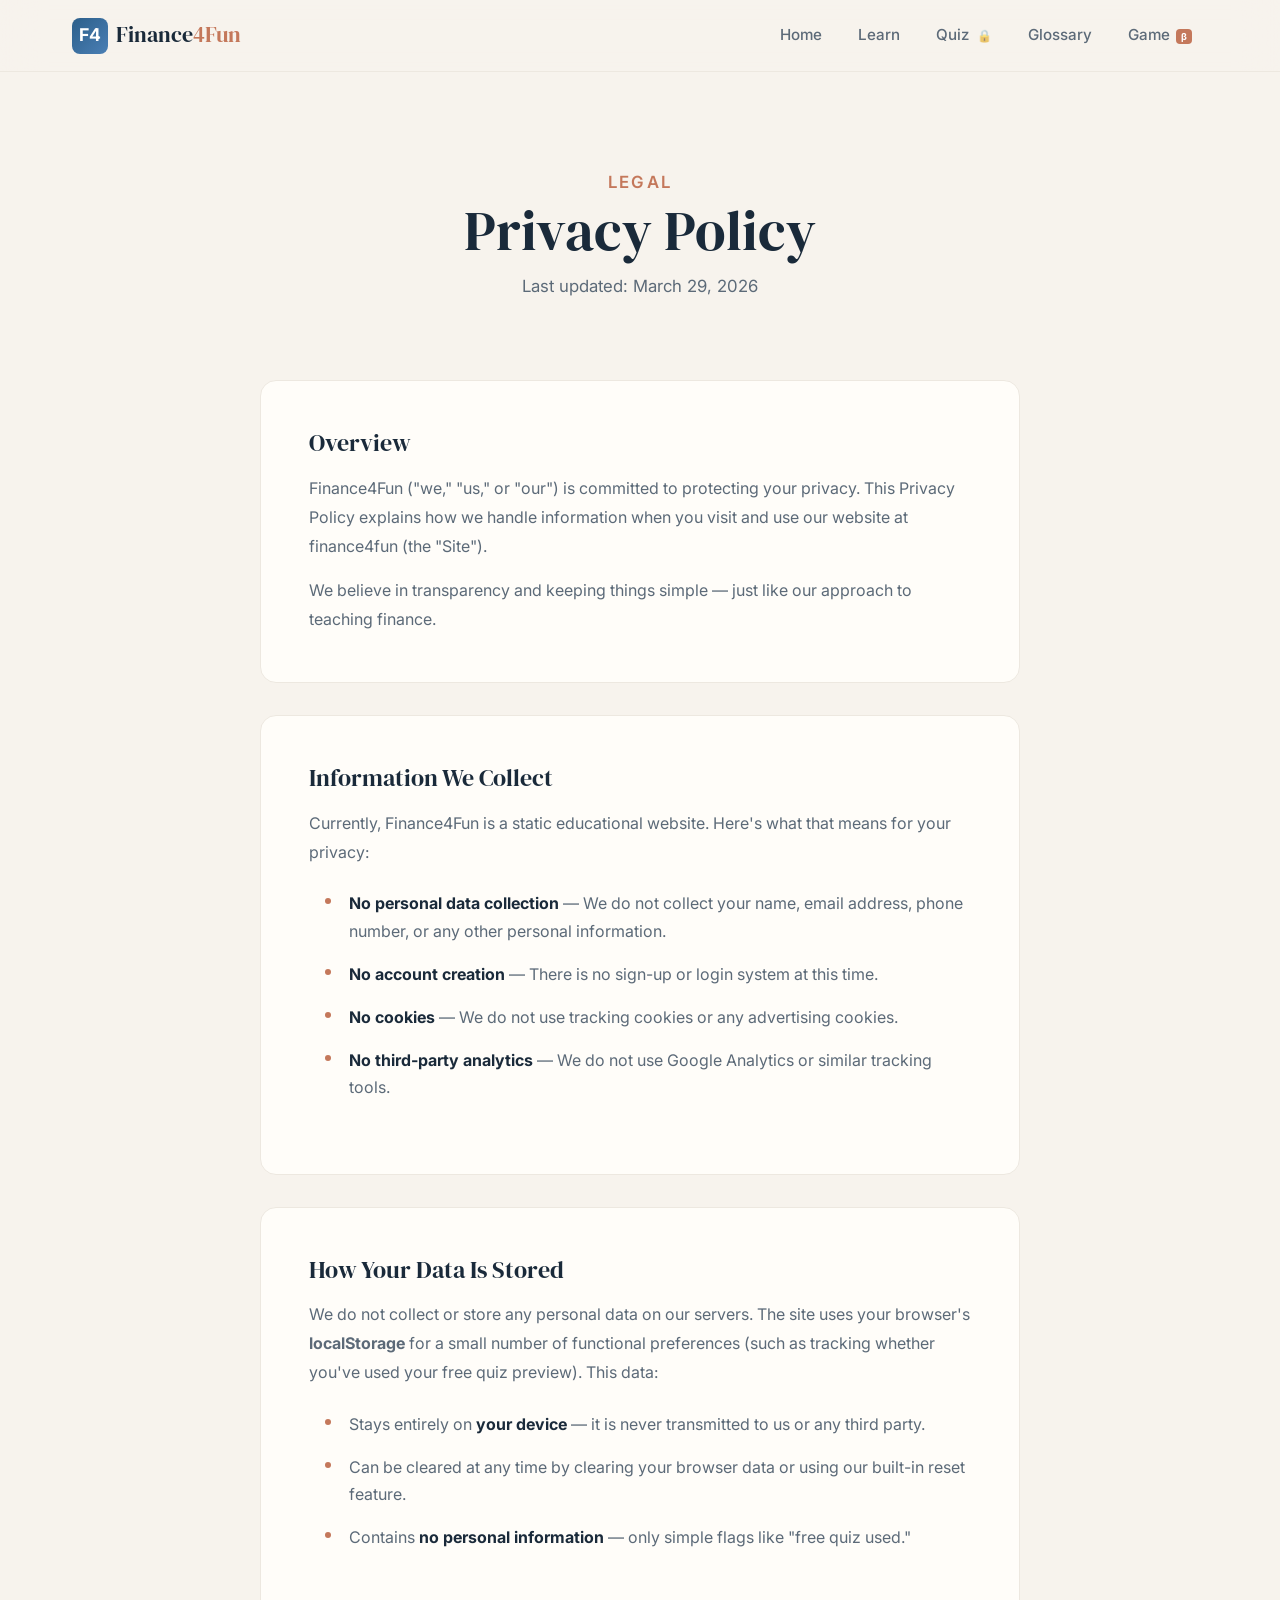
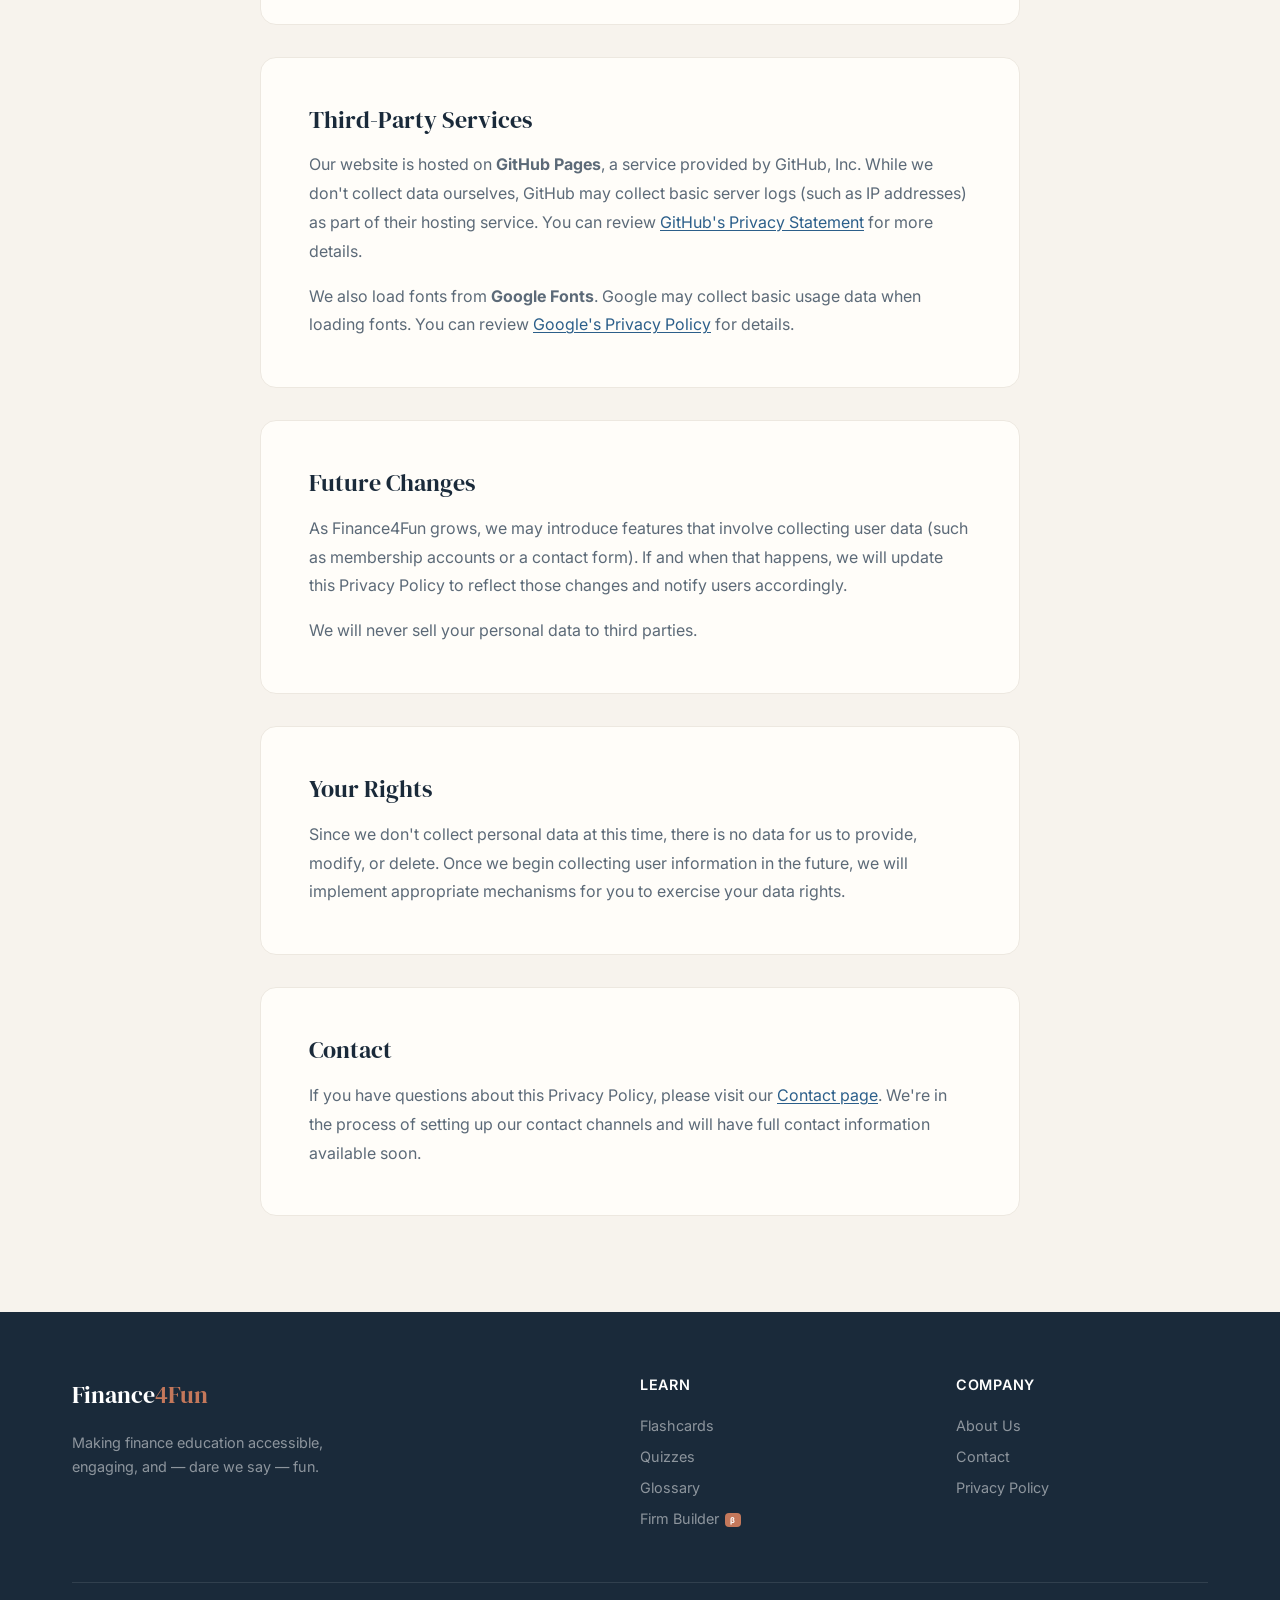
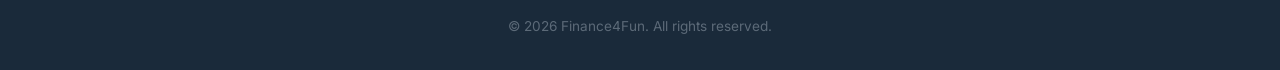
<file: privacy.html>
<!DOCTYPE html>
<html lang="en">
<head>
  <meta charset="UTF-8">
  <!-- CSP disabled for local/static development — re-enable via HTTP headers on production -->
  <meta name="viewport" content="width=device-width, initial-scale=1.0">
  <meta name="description" content="Finance4Fun Privacy Policy. How we handle your data and protect your privacy.">
  <title>Privacy Policy — Finance4Fun</title>
  <link rel="icon" type="image/svg+xml" href="favicon.svg">
  <link rel="stylesheet" href="css/styles.css">
</head>
<body>

  <!-- Navigation -->
  <nav class="navbar" id="main-nav">
    <div class="container">
      <a href="index.html" class="nav-brand">
        <div class="nav-brand-icon">F4</div>
        <div class="nav-brand-text">Finance<span>4Fun</span></div>
      </a>
      <div class="nav-links" id="nav-links">
        <a href="index.html" class="nav-link">Home</a>
        <a href="learn.html" class="nav-link">Learn</a>
        <a href="quiz.html" class="nav-link">Quiz <span class="lock-icon">🔒</span></a>
        <a href="glossary.html" class="nav-link">Glossary</a>
        <a href="game.html" class="nav-link">Game <span class="beta-badge">β</span></a>
      </div>
      <button class="nav-toggle" id="nav-toggle" aria-label="Toggle navigation">
        <span></span>
        <span></span>
        <span></span>
      </button>
    </div>
  </nav>

  <main class="page-content">
    <div class="container">
      <div class="page-header">
        <p class="section-label">Legal</p>
        <h1>Privacy Policy</h1>
        <p>Last updated: March 29, 2026</p>
      </div>

      <div class="info-page-content" style="max-width: 760px; margin: 0 auto;">

        <div class="info-card">
          <h2>Overview</h2>
          <p>Finance4Fun ("we," "us," or "our") is committed to protecting your privacy. This Privacy Policy explains how we handle information when you visit and use our website at finance4fun (the "Site").</p>
          <p>We believe in transparency and keeping things simple — just like our approach to teaching finance.</p>
        </div>

        <div class="info-card">
          <h2>Information We Collect</h2>
          <p>Currently, Finance4Fun is a static educational website. Here's what that means for your privacy:</p>
          <ul class="info-list">
            <li><strong>No personal data collection</strong> — We do not collect your name, email address, phone number, or any other personal information.</li>
            <li><strong>No account creation</strong> — There is no sign-up or login system at this time.</li>
            <li><strong>No cookies</strong> — We do not use tracking cookies or any advertising cookies.</li>
            <li><strong>No third-party analytics</strong> — We do not use Google Analytics or similar tracking tools.</li>
          </ul>
        </div>

        <div class="info-card">
          <h2>How Your Data Is Stored</h2>
          <p>We do not collect or store any personal data on our servers. The site uses your browser's <strong>localStorage</strong> for a small number of functional preferences (such as tracking whether you've used your free quiz preview). This data:</p>
          <ul class="info-list">
            <li>Stays entirely on <strong>your device</strong> — it is never transmitted to us or any third party.</li>
            <li>Can be cleared at any time by clearing your browser data or using our built-in reset feature.</li>
            <li>Contains <strong>no personal information</strong> — only simple flags like "free quiz used."</li>
          </ul>
        </div>

        <div class="info-card">
          <h2>Third-Party Services</h2>
          <p>Our website is hosted on <strong>GitHub Pages</strong>, a service provided by GitHub, Inc. While we don't collect data ourselves, GitHub may collect basic server logs (such as IP addresses) as part of their hosting service. You can review <a href="https://docs.github.com/en/site-policy/privacy-policies/github-general-privacy-statement" target="_blank" rel="noopener noreferrer">GitHub's Privacy Statement</a> for more details.</p>
          <p>We also load fonts from <strong>Google Fonts</strong>. Google may collect basic usage data when loading fonts. You can review <a href="https://policies.google.com/privacy" target="_blank" rel="noopener noreferrer">Google's Privacy Policy</a> for details.</p>
        </div>

        <div class="info-card">
          <h2>Future Changes</h2>
          <p>As Finance4Fun grows, we may introduce features that involve collecting user data (such as membership accounts or a contact form). If and when that happens, we will update this Privacy Policy to reflect those changes and notify users accordingly.</p>
          <p>We will never sell your personal data to third parties.</p>
        </div>

        <div class="info-card">
          <h2>Your Rights</h2>
          <p>Since we don't collect personal data at this time, there is no data for us to provide, modify, or delete. Once we begin collecting user information in the future, we will implement appropriate mechanisms for you to exercise your data rights.</p>
        </div>

        <div class="info-card">
          <h2>Contact</h2>
          <p>If you have questions about this Privacy Policy, please visit our <a href="contact.html">Contact page</a>. We're in the process of setting up our contact channels and will have full contact information available soon.</p>
        </div>

      </div>
    </div>
  </main>

  <!-- Footer -->
  <footer class="footer">
    <div class="container">
      <div class="footer-grid">
        <div class="footer-brand">
          <div class="nav-brand-text">Finance<span>4Fun</span></div>
          <p>Making finance education accessible, engaging, and — dare we say — fun.</p>
        </div>
        <div class="footer-col">
          <h4>Learn</h4>
          <a href="learn.html">Flashcards</a>
          <a href="quiz.html">Quizzes</a>
          <a href="glossary.html">Glossary</a>
          <a href="game.html">Firm Builder <span class="beta-badge" style="font-size: 0.5rem;">β</span></a>
        </div>
        <div class="footer-col">
          <h4>Company</h4>
          <a href="about.html">About Us</a>
          <a href="contact.html">Contact</a>
          <a href="privacy.html">Privacy Policy</a>
        </div>
      </div>
      <div class="footer-bottom">
        <p>&copy; 2026 Finance4Fun. All rights reserved.</p>
      </div>
    </div>
  </footer>

  <script src="js/common.js"></script>

</body>
</html>
</file>
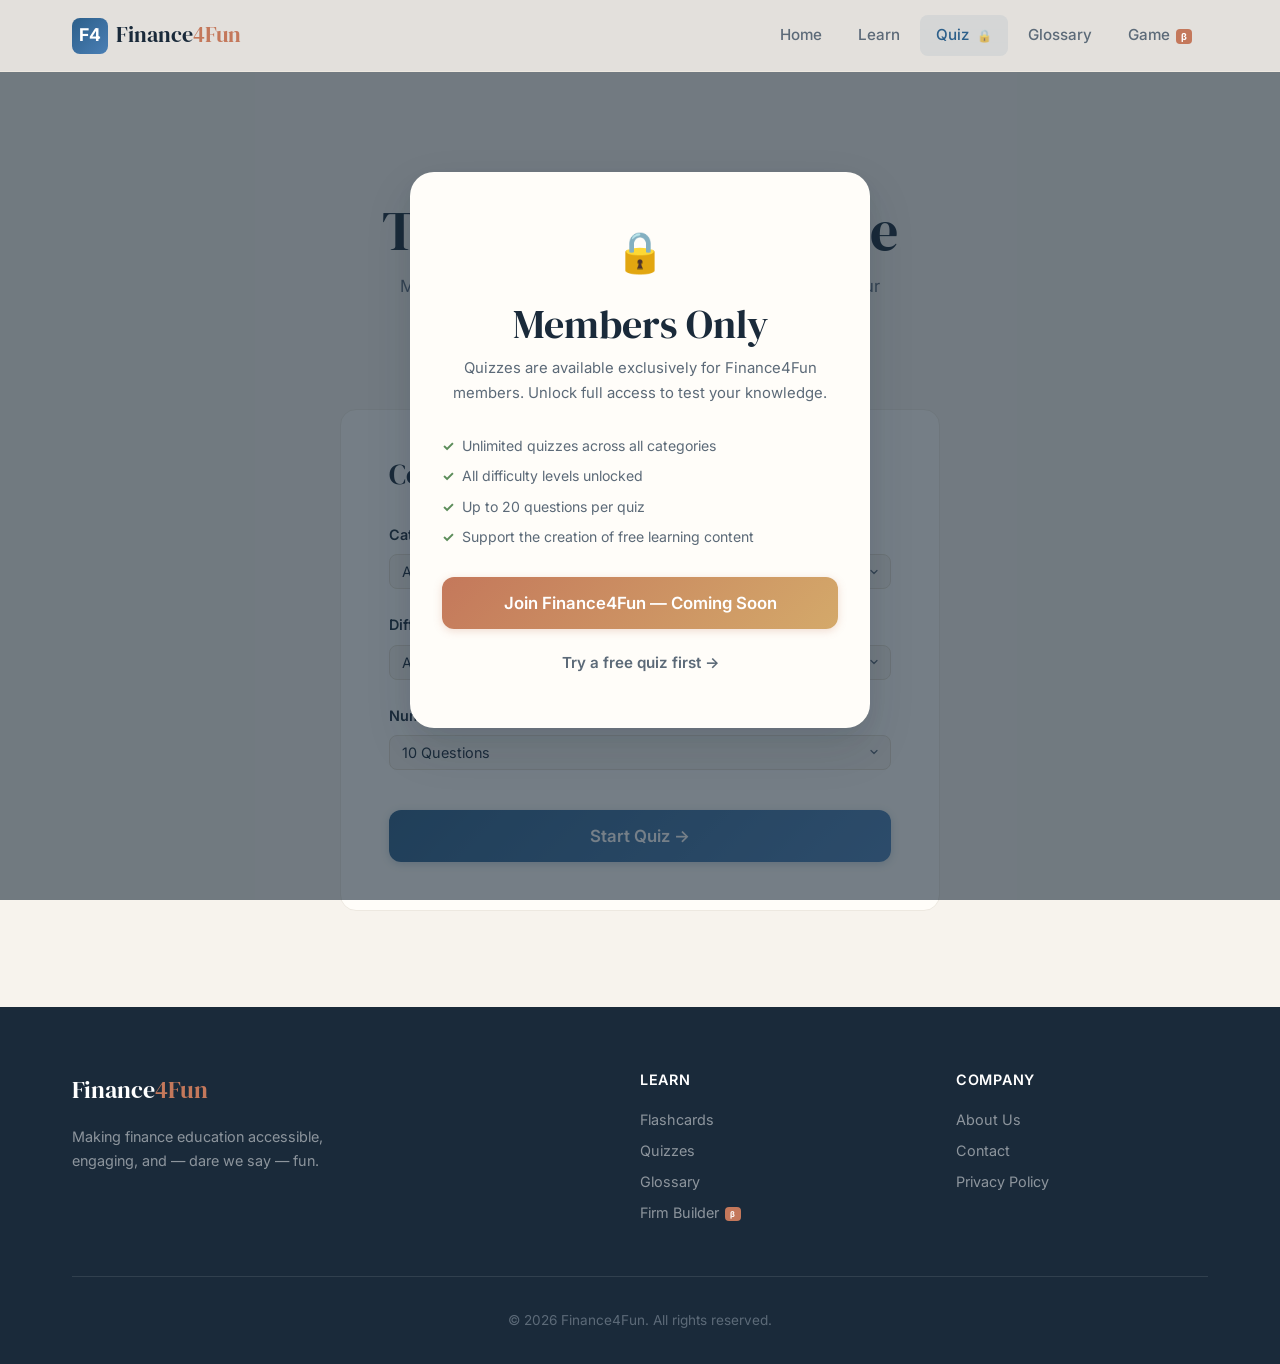
<file: quiz.html>
<!DOCTYPE html>
<html lang="en">
<head>
  <meta charset="UTF-8">
  <!-- CSP disabled for local development — re-enable with a real domain -->
  <meta name="viewport" content="width=device-width, initial-scale=1.0">
  <meta name="description" content="Test your finance knowledge with multiple-choice quizzes. Members-only feature covering PE, IB, VC, Investing, Economics, and more.">
  <title>Quiz — Finance4Fun</title>
  <link rel="icon" type="image/svg+xml" href="favicon.svg">
  <link rel="stylesheet" href="css/styles.css">
</head>
<body>

  <!-- Navigation -->
  <nav class="navbar" id="main-nav">
    <div class="container">
      <a href="index.html" class="nav-brand">
        <div class="nav-brand-icon">F4</div>
        <div class="nav-brand-text">Finance<span>4Fun</span></div>
      </a>
      <div class="nav-links" id="nav-links">
        <a href="index.html" class="nav-link">Home</a>
        <a href="learn.html" class="nav-link">Learn</a>
        <a href="quiz.html" class="nav-link">Quiz <span class="lock-icon">🔒</span></a>
        <a href="glossary.html" class="nav-link">Glossary</a>
        <a href="game.html" class="nav-link">Game <span class="beta-badge">β</span></a>
      </div>
      <button class="nav-toggle" id="nav-toggle" aria-label="Toggle navigation">
        <span></span>
        <span></span>
        <span></span>
      </button>
    </div>
  </nav>

  <main class="page-content">
    <div class="container">
      <!-- Page Header -->
      <div class="page-header">
        <p class="section-label">Quiz</p>
        <h1>Test Your Knowledge</h1>
        <p>Multiple-choice quizzes to see how well you've learned your finance terms.</p>
      </div>

      <!-- Quiz Setup -->
      <div class="quiz-setup" id="quiz-setup">
        <div class="card">
          <div class="quiz-setup-header">
            <h3 id="quiz-setup-title">Configure Your Quiz</h3>
            <div class="free-quiz-badge" id="free-quiz-badge" style="display: none;">
              🎁 Free Preview
            </div>
          </div>
          <div class="quiz-form-group">
            <label for="quiz-category">Category</label>
            <select class="filter-select" id="quiz-category">
              <option value="all">All Categories</option>
            </select>
          </div>
          <div class="quiz-form-group" id="quiz-level-group">
            <label for="quiz-level">Difficulty</label>
            <select class="filter-select" id="quiz-level">
              <option value="all">All Levels</option>
            </select>
            <span class="locked-label">🔒 Beginner only for free preview</span>
          </div>
          <div class="quiz-form-group" id="quiz-count-group">
            <label for="quiz-count">Number of Questions</label>
            <select class="filter-select" id="quiz-count">
              <option value="5">5 Questions</option>
              <option value="10" selected>10 Questions</option>
              <option value="15">15 Questions</option>
              <option value="20">20 Questions</option>
            </select>
            <span class="locked-label">🔒 5 questions for free preview</span>
          </div>
          <button class="btn btn-primary btn-lg" id="start-quiz-btn" style="width: 100%; margin-top: var(--space-md);">
            Start Quiz →
          </button>
        </div>
      </div>

      <!-- Quiz Active Area -->
      <div class="quiz-area" id="quiz-area" style="display: none;">
        <div class="quiz-header">
          <span class="quiz-progress" id="quiz-progress">Question 1 of 5</span>
          <span class="quiz-score" id="quiz-score">Score: 0</span>
        </div>
        <div class="progress-bar-wrapper" style="margin-bottom: var(--space-xl);">
          <div class="progress-bar">
            <div class="progress-bar-fill" id="quiz-progress-fill" style="width: 0%"></div>
          </div>
        </div>
        <div class="quiz-question-card" id="quiz-card">
          <h3 id="quiz-q-num">Question 1</h3>
          <p class="question-text" id="quiz-question-text">What is the definition of...</p>
          <div class="quiz-options" id="quiz-options">
            <!-- Options populated by JS -->
          </div>
          <div class="quiz-next-btn" id="quiz-next-wrapper" style="display: none;">
            <button class="btn btn-primary" id="quiz-next-btn">Next Question →</button>
          </div>
        </div>
      </div>

      <!-- Quiz Results -->
      <div class="quiz-results" id="quiz-results" style="display: none;">
        <div class="card">
          <div class="results-icon" id="results-icon">🏆</div>
          <h2>Quiz Complete!</h2>
          <div class="results-score" id="results-score">4 / 5</div>
          <p class="results-message" id="results-message">Great job! You've got a solid understanding.</p>
          <div class="results-actions">
            <button class="btn btn-primary" id="retry-quiz-btn">Try Again</button>
            <a href="learn.html" class="btn btn-secondary">Review Flashcards</a>
          </div>
        </div>
      </div>
    </div>
  </main>

  <!-- Initial Paywall Overlay (first visit — has free quiz option) -->
  <div class="paywall-overlay" id="paywall-overlay" style="display: none;">
    <div class="paywall-modal">
      <div class="lock-big">🔒</div>
      <h2>Members Only</h2>
      <p>Quizzes are available exclusively for Finance4Fun members. Unlock full access to test your knowledge.</p>
      <ul class="paywall-features">
        <li><span class="check">✓</span> Unlimited quizzes across all categories</li>
        <li><span class="check">✓</span> All difficulty levels unlocked</li>
        <li><span class="check">✓</span> Up to 20 questions per quiz</li>
        <li><span class="check">✓</span> Support the creation of free learning content</li>
      </ul>
      <button class="btn btn-accent btn-lg" style="width: 100%; margin-bottom: var(--space-md);" id="join-btn">
        Join Finance4Fun — Coming Soon
      </button>
      <button class="btn btn-ghost" id="preview-btn">Try a free quiz first →</button>
    </div>
  </div>

  <!-- Membership Required Overlay (after free quiz used — no dismiss) -->
  <div class="paywall-overlay" id="membership-overlay" style="display: none;">
    <div class="paywall-modal">
      <div class="lock-big">🔐</div>
      <h2>Membership Required</h2>
      <p>You've used your free quiz preview. To take more quizzes, join Finance4Fun to unlock unlimited access.</p>
      <ul class="paywall-features">
        <li><span class="check">✓</span> Unlimited quizzes across all categories</li>
        <li><span class="check">✓</span> All difficulty levels unlocked</li>
        <li><span class="check">✓</span> Up to 20 questions per quiz</li>
        <li><span class="check">✓</span> Score tracking and progress history</li>
      </ul>
      <button class="btn btn-accent btn-lg" style="width: 100%; margin-bottom: var(--space-md);" id="membership-join-btn">
        Join Finance4Fun — Coming Soon
      </button>
      <div class="membership-alt-actions">
        <p style="font-size: 0.9rem; color: var(--color-text-muted); margin-bottom: var(--space-md);">Or keep learning for free:</p>
        <div style="display: flex; gap: var(--space-sm); justify-content: center;">
          <button class="btn btn-secondary" id="membership-learn-btn">📚 Flashcards</button>
          <button class="btn btn-secondary" id="membership-glossary-btn">📖 Glossary</button>
        </div>
      </div>
    </div>
  </div>

  <footer class="footer">
    <div class="container">
      <div class="footer-grid">
        <div class="footer-brand">
          <div class="nav-brand-text">Finance<span>4Fun</span></div>
          <p>Making finance education accessible, engaging, and — dare we say — fun.</p>
        </div>
        <div class="footer-col">
          <h4>Learn</h4>
          <a href="learn.html">Flashcards</a>
          <a href="quiz.html">Quizzes</a>
          <a href="glossary.html">Glossary</a>
          <a href="game.html">Firm Builder <span class="beta-badge" style="font-size: 0.5rem;">β</span></a>
        </div>
        <div class="footer-col">
          <h4>Company</h4>
          <a href="about.html">About Us</a>
          <a href="contact.html">Contact</a>
          <a href="privacy.html">Privacy Policy</a>
        </div>
      </div>
      <div class="footer-bottom">
        <p>&copy; 2026 Finance4Fun. All rights reserved.</p>
      </div>
    </div>
  </footer>

  <script src="js/data.js"></script>
  <script src="js/common.js"></script>
  <script src="js/coins.js"></script>
  <script src="js/quiz.js"></script>

</body>
</html>
</file>
<file: css/styles.css>
/* ============================================
   FINANCE4FUN — Design System & Global Styles
   Mediterranean Warm Aesthetic
   ============================================ */

/* --- Google Fonts --- */
@import url('https://fonts.googleapis.com/css2?family=DM+Serif+Display:ital@0;1&family=Inter:wght@300;400;500;600;700&display=swap');

/* --- CSS Variables --- */
:root {
  /* Colors — Mediterranean Palette */
  --color-bg: #F7F3ED;
  --color-bg-alt: #F0EBE3;
  --color-surface: #FFFDF9;
  --color-surface-hover: #FFF9F0;
  --color-primary: #2C5F8A;
  --color-primary-hover: #1E4468;
  --color-primary-light: #4A7FB5;
  --color-primary-lightest: rgba(44, 95, 138, 0.08);
  --color-accent: #C4785B;
  --color-accent-hover: #B06A4E;
  --color-accent-light: rgba(196, 120, 91, 0.12);
  --color-warm: #D4A96A;
  --color-warm-light: rgba(212, 169, 106, 0.15);
  --color-text: #1A2A3A;
  --color-text-secondary: #5C6A78;
  --color-text-muted: #8C95A0;
  --color-border: #E5DDD0;
  --color-border-light: #EDE8E0;
  --color-success: #5B8C5A;
  --color-success-light: rgba(91, 140, 90, 0.12);
  --color-error: #C75B5B;
  --color-error-light: rgba(199, 91, 91, 0.12);
  --color-overlay: rgba(26, 42, 58, 0.6);

  /* Typography */
  --font-heading: 'DM Serif Display', Georgia, serif;
  --font-body: 'Inter', -apple-system, BlinkMacSystemFont, sans-serif;

  /* Spacing */
  --space-xs: 0.25rem;
  --space-sm: 0.5rem;
  --space-md: 1rem;
  --space-lg: 1.5rem;
  --space-xl: 2rem;
  --space-2xl: 3rem;
  --space-3xl: 4rem;
  --space-4xl: 6rem;

  /* Border Radius */
  --radius-sm: 8px;
  --radius-md: 12px;
  --radius-lg: 16px;
  --radius-xl: 24px;
  --radius-full: 50%;

  /* Shadows */
  --shadow-sm: 0 1px 3px rgba(26, 42, 58, 0.06), 0 1px 2px rgba(26, 42, 58, 0.04);
  --shadow-md: 0 4px 12px rgba(26, 42, 58, 0.08), 0 2px 4px rgba(26, 42, 58, 0.04);
  --shadow-lg: 0 12px 32px rgba(26, 42, 58, 0.1), 0 4px 8px rgba(26, 42, 58, 0.04);
  --shadow-xl: 0 20px 48px rgba(26, 42, 58, 0.12), 0 8px 16px rgba(26, 42, 58, 0.06);

  /* Transitions */
  --transition-fast: 150ms ease;
  --transition-base: 250ms ease;
  --transition-slow: 400ms ease;
  --transition-spring: 500ms cubic-bezier(0.34, 1.56, 0.64, 1);

  /* Layout */
  --container-max: 1200px;
  --nav-height: 72px;
}

/* --- Reset & Base --- */
*,
*::before,
*::after {
  margin: 0;
  padding: 0;
  box-sizing: border-box;
}

html {
  scroll-behavior: smooth;
  -webkit-font-smoothing: antialiased;
  -moz-osx-font-smoothing: grayscale;
}

body {
  font-family: var(--font-body);
  font-size: 16px;
  line-height: 1.6;
  color: var(--color-text);
  background-color: var(--color-bg);
  min-height: 100vh;
}

img {
  max-width: 100%;
  display: block;
}

a {
  color: var(--color-primary);
  text-decoration: none;
  transition: color var(--transition-fast);
}

a:hover {
  color: var(--color-primary-hover);
}

ul, ol {
  list-style: none;
}

button {
  font-family: var(--font-body);
  cursor: pointer;
  border: none;
  background: none;
  font-size: inherit;
}

input, select {
  font-family: var(--font-body);
  font-size: inherit;
}

/* --- Typography --- */
h1, h2, h3, h4 {
  font-family: var(--font-heading);
  font-weight: 400;
  line-height: 1.2;
  color: var(--color-text);
}

h1 { font-size: clamp(2.2rem, 5vw, 3.5rem); }
h2 { font-size: clamp(1.8rem, 3.5vw, 2.5rem); }
h3 { font-size: clamp(1.3rem, 2.5vw, 1.75rem); }
h4 { font-size: 1.25rem; }

p {
  color: var(--color-text-secondary);
  line-height: 1.7;
}

.section-label {
  font-family: var(--font-body);
  font-size: 0.8rem;
  font-weight: 600;
  text-transform: uppercase;
  letter-spacing: 0.12em;
  color: var(--color-accent);
  margin-bottom: var(--space-sm);
}

/* --- Layout --- */
.container {
  max-width: var(--container-max);
  margin: 0 auto;
  padding: 0 var(--space-xl);
}

.page-content {
  padding-top: calc(var(--nav-height) + var(--space-2xl));
  padding-bottom: var(--space-4xl);
  min-height: 100vh;
}

/* --- Navigation --- */
.navbar {
  position: fixed;
  top: 0;
  left: 0;
  right: 0;
  height: var(--nav-height);
  background: rgba(247, 243, 237, 0.85);
  backdrop-filter: blur(20px);
  -webkit-backdrop-filter: blur(20px);
  border-bottom: 1px solid var(--color-border-light);
  z-index: 1000;
  transition: box-shadow var(--transition-base);
}

.navbar.scrolled {
  box-shadow: var(--shadow-sm);
}

.navbar .container {
  display: flex;
  align-items: center;
  justify-content: space-between;
  height: 100%;
}

.nav-brand {
  display: flex;
  align-items: center;
  gap: var(--space-sm);
  text-decoration: none;
}

.nav-brand-icon {
  width: 36px;
  height: 36px;
  background: linear-gradient(135deg, var(--color-primary), var(--color-primary-light));
  border-radius: var(--radius-sm);
  display: flex;
  align-items: center;
  justify-content: center;
  color: white;
  font-size: 1.1rem;
  font-weight: 700;
  font-family: var(--font-body);
}

.nav-brand-text {
  font-family: var(--font-heading);
  font-size: 1.35rem;
  color: var(--color-text);
}

.nav-brand-text span {
  color: var(--color-accent);
}

.nav-links {
  display: flex;
  align-items: center;
  gap: var(--space-xs);
}

.nav-link {
  padding: var(--space-sm) var(--space-md);
  border-radius: var(--radius-sm);
  font-size: 0.95rem;
  font-weight: 500;
  color: var(--color-text-secondary);
  transition: all var(--transition-fast);
  position: relative;
}

.nav-link:hover {
  color: var(--color-text);
  background: var(--color-primary-lightest);
}

.nav-link.active {
  color: var(--color-primary);
  background: var(--color-primary-lightest);
}

.nav-link .lock-icon {
  font-size: 0.75rem;
  margin-left: 4px;
  opacity: 0.6;
}

.beta-badge {
  font-size: 0.6rem;
  background: var(--color-accent);
  color: white;
  padding: 2px 5px;
  border-radius: 4px;
  font-weight: 700;
  letter-spacing: 0.5px;
  vertical-align: middle;
  margin-left: 2px;
}

/* Mobile menu button */
.nav-toggle {
  display: none;
  flex-direction: column;
  gap: 5px;
  padding: var(--space-sm);
}

.nav-toggle span {
  display: block;
  width: 22px;
  height: 2px;
  background: var(--color-text);
  border-radius: 2px;
  transition: all var(--transition-fast);
}

/* --- Buttons --- */
.btn {
  display: inline-flex;
  align-items: center;
  justify-content: center;
  gap: var(--space-sm);
  padding: 0.75rem 1.75rem;
  border-radius: var(--radius-sm);
  font-weight: 600;
  font-size: 0.95rem;
  transition: all var(--transition-base);
  white-space: nowrap;
}

.btn-primary {
  background: linear-gradient(135deg, var(--color-primary), var(--color-primary-light));
  color: white;
  box-shadow: 0 2px 8px rgba(44, 95, 138, 0.25);
}

.btn-primary:hover {
  transform: translateY(-2px);
  box-shadow: 0 6px 20px rgba(44, 95, 138, 0.3);
  color: white;
}

.btn-secondary {
  background: var(--color-surface);
  color: var(--color-text);
  border: 1.5px solid var(--color-border);
}

.btn-secondary:hover {
  border-color: var(--color-primary);
  color: var(--color-primary);
  transform: translateY(-2px);
  box-shadow: var(--shadow-md);
}

.btn-accent {
  background: linear-gradient(135deg, var(--color-accent), var(--color-warm));
  color: white;
  box-shadow: 0 2px 8px rgba(196, 120, 91, 0.25);
}

.btn-accent:hover {
  transform: translateY(-2px);
  box-shadow: 0 6px 20px rgba(196, 120, 91, 0.3);
  color: white;
}

.btn-ghost {
  color: var(--color-text-secondary);
  padding: 0.5rem 1rem;
}

.btn-ghost:hover {
  color: var(--color-text);
  background: var(--color-primary-lightest);
}

.btn-sm {
  padding: 0.5rem 1.25rem;
  font-size: 0.875rem;
}

.btn-lg {
  padding: 1rem 2.25rem;
  font-size: 1.05rem;
  border-radius: var(--radius-md);
}

/* --- Cards --- */
.card {
  background: var(--color-surface);
  border: 1px solid var(--color-border-light);
  border-radius: var(--radius-lg);
  padding: var(--space-xl);
  transition: all var(--transition-base);
}

.card:hover {
  box-shadow: var(--shadow-lg);
  transform: translateY(-4px);
  border-color: var(--color-border);
}

.card-icon {
  width: 56px;
  height: 56px;
  border-radius: var(--radius-md);
  display: flex;
  align-items: center;
  justify-content: center;
  font-size: 1.5rem;
  margin-bottom: var(--space-lg);
}

.card-icon.blue {
  background: var(--color-primary-lightest);
  color: var(--color-primary);
}

.card-icon.terracotta {
  background: var(--color-accent-light);
  color: var(--color-accent);
}

.card-icon.warm {
  background: var(--color-warm-light);
  color: var(--color-warm);
}

.card-icon.green {
  background: var(--color-success-light);
  color: var(--color-success);
}

.card h3 {
  margin-bottom: var(--space-sm);
}

.card p {
  font-size: 0.95rem;
}

/* --- Hero Section --- */
.hero {
  padding: var(--space-4xl) 0;
  text-align: center;
  position: relative;
  overflow: hidden;
}

.hero::before {
  content: '';
  position: absolute;
  top: -30%;
  right: -15%;
  width: 500px;
  height: 500px;
  background: radial-gradient(circle, rgba(44, 95, 138, 0.06) 0%, transparent 70%);
  border-radius: 50%;
  pointer-events: none;
}

.hero::after {
  content: '';
  position: absolute;
  bottom: -20%;
  left: -10%;
  width: 400px;
  height: 400px;
  background: radial-gradient(circle, rgba(196, 120, 91, 0.06) 0%, transparent 70%);
  border-radius: 50%;
  pointer-events: none;
}

.hero-content {
  position: relative;
  z-index: 1;
  max-width: 720px;
  margin: 0 auto;
}

.hero h1 {
  margin-bottom: var(--space-lg);
}

.hero h1 .highlight {
  color: var(--color-primary);
  position: relative;
}

.hero h1 .highlight::after {
  content: '';
  position: absolute;
  bottom: 4px;
  left: 0;
  right: 0;
  height: 8px;
  background: rgba(196, 120, 91, 0.2);
  border-radius: 4px;
  z-index: -1;
}

.hero p {
  font-size: 1.15rem;
  max-width: 560px;
  margin: 0 auto var(--space-2xl);
}

.hero-buttons {
  display: flex;
  gap: var(--space-md);
  justify-content: center;
  flex-wrap: wrap;
}

.hero-stats {
  display: flex;
  justify-content: center;
  gap: var(--space-3xl);
  margin-top: var(--space-3xl);
  padding-top: var(--space-2xl);
  border-top: 1px solid var(--color-border-light);
}

.hero-stat {
  text-align: center;
}

.hero-stat .number {
  font-family: var(--font-heading);
  font-size: 2rem;
  color: var(--color-primary);
  display: block;
}

.hero-stat .label {
  font-size: 0.85rem;
  color: var(--color-text-muted);
  margin-top: var(--space-xs);
  display: block;
}

/* --- Section Styles --- */
.section {
  padding: var(--space-4xl) 0;
}

.section-header {
  text-align: center;
  max-width: 600px;
  margin: 0 auto var(--space-2xl);
}

.section-header h2 {
  margin-bottom: var(--space-sm);
}

/* --- Feature Grid --- */
.features-grid {
  display: grid;
  grid-template-columns: repeat(3, 1fr);
  gap: var(--space-xl);
}

/* --- Category Grid --- */
.categories-grid {
  display: grid;
  grid-template-columns: repeat(auto-fill, minmax(240px, 1fr));
  gap: var(--space-lg);
}

.category-card {
  background: var(--color-surface);
  border: 1px solid var(--color-border-light);
  border-radius: var(--radius-md);
  padding: var(--space-lg);
  display: flex;
  align-items: center;
  gap: var(--space-md);
  cursor: pointer;
  transition: all var(--transition-base);
}

.category-card:hover {
  box-shadow: var(--shadow-md);
  transform: translateY(-2px);
  border-color: var(--color-primary);
}

.category-card .cat-emoji {
  font-size: 1.75rem;
  width: 60px;
  height: 60px;
  display: flex;
  align-items: center;
  justify-content: center;
  flex-shrink: 0;
  background: var(--color-bg-alt);
  border-radius: var(--radius-sm);
  overflow: hidden;
}

.cat-icon-img {
  width: 80%;
  height: 80%;
  object-fit: contain;
  border-radius: var(--radius-sm);
  mix-blend-mode: multiply;
}

.category-card .cat-info h4 {
  font-family: var(--font-body);
  font-size: 1rem;
  font-weight: 600;
  margin-bottom: 2px;
}

.category-card .cat-info p {
  font-size: 0.85rem;
  color: var(--color-text-muted);
}

/* --- Levels Section --- */
.levels-grid {
  display: grid;
  grid-template-columns: repeat(3, 1fr);
  gap: var(--space-xl);
}

.level-card {
  text-align: center;
  padding: var(--space-2xl) var(--space-xl);
}

.level-badge {
  display: inline-flex;
  align-items: center;
  gap: var(--space-xs);
  padding: var(--space-xs) var(--space-md);
  border-radius: var(--radius-xl);
  font-size: 0.8rem;
  font-weight: 600;
  margin-bottom: var(--space-lg);
}

.level-badge.beginner {
  background: var(--color-success-light);
  color: var(--color-success);
}

.level-badge.intermediate {
  background: var(--color-warm-light);
  color: #B08A4A;
}

.level-badge.advanced {
  background: var(--color-accent-light);
  color: var(--color-accent);
}

/* --- Footer --- */
.footer {
  background: var(--color-text);
  color: rgba(255, 255, 255, 0.7);
  padding: var(--space-3xl) 0 var(--space-xl);
}

.footer-grid {
  display: grid;
  grid-template-columns: 2fr 1fr 1fr;
  gap: var(--space-3xl);
  margin-bottom: var(--space-2xl);
}

.footer-brand .nav-brand-text {
  color: white;
  font-size: 1.5rem;
}

.footer-brand p {
  color: rgba(255, 255, 255, 0.5);
  margin-top: var(--space-md);
  font-size: 0.9rem;
  max-width: 300px;
}

.footer-col h4 {
  color: white;
  font-family: var(--font-body);
  font-size: 0.9rem;
  font-weight: 600;
  margin-bottom: var(--space-md);
  text-transform: uppercase;
  letter-spacing: 0.05em;
}

.footer-col a {
  display: block;
  color: rgba(255, 255, 255, 0.5);
  padding: var(--space-xs) 0;
  font-size: 0.9rem;
  transition: color var(--transition-fast);
}

.footer-col a:hover {
  color: white;
}

.footer-bottom {
  border-top: 1px solid rgba(255, 255, 255, 0.1);
  padding-top: var(--space-xl);
  text-align: center;
  font-size: 0.85rem;
  color: rgba(255, 255, 255, 0.35);
}

/* ============================================
   LEARN PAGE — Flashcards
   ============================================ */

/* Filters Bar */
.filters-bar {
  display: flex;
  gap: var(--space-md);
  flex-wrap: wrap;
  align-items: center;
  margin-bottom: var(--space-2xl);
  padding: var(--space-lg);
  background: var(--color-surface);
  border-radius: var(--radius-lg);
  border: 1px solid var(--color-border-light);
}

.filter-group {
  display: flex;
  flex-direction: column;
  gap: var(--space-xs);
}

.filter-group label {
  font-size: 0.75rem;
  font-weight: 600;
  text-transform: uppercase;
  letter-spacing: 0.08em;
  color: var(--color-text-muted);
}

.filter-select {
  padding: 0.5rem 2rem 0.5rem 0.75rem;
  border: 1.5px solid var(--color-border);
  border-radius: var(--radius-sm);
  background: var(--color-bg);
  color: var(--color-text);
  font-size: 0.9rem;
  appearance: none;
  background-image: url("data:image/svg+xml,%3Csvg xmlns='http://www.w3.org/2000/svg' width='12' height='12' viewBox='0 0 24 24' fill='none' stroke='%235C6A78' stroke-width='2.5' stroke-linecap='round' stroke-linejoin='round'%3E%3Cpolyline points='6 9 12 15 18 9'%3E%3C/polyline%3E%3C/svg%3E");
  background-repeat: no-repeat;
  background-position: right 0.6rem center;
  cursor: pointer;
  transition: border-color var(--transition-fast);
}

.filter-select:focus {
  outline: none;
  border-color: var(--color-primary);
}

.filter-actions {
  margin-left: auto;
  display: flex;
  gap: var(--space-sm);
  align-self: flex-end;
}

/* Flashcard Area */
.flashcard-area {
  display: flex;
  flex-direction: column;
  align-items: center;
  gap: var(--space-xl);
}

.flashcard-meta {
  display: flex;
  align-items: center;
  gap: var(--space-lg);
  font-size: 0.9rem;
  color: var(--color-text-muted);
}

.flashcard-meta .deck-count {
  font-weight: 600;
  color: var(--color-primary);
}

/* Progress Bar */
.progress-bar-wrapper {
  width: 100%;
  max-width: 600px;
}

.progress-bar {
  width: 100%;
  height: 6px;
  background: var(--color-border-light);
  border-radius: 3px;
  overflow: hidden;
}

.progress-bar-fill {
  height: 100%;
  background: linear-gradient(90deg, var(--color-primary), var(--color-primary-light));
  border-radius: 3px;
  transition: width var(--transition-base);
}

.progress-text {
  text-align: center;
  font-size: 0.8rem;
  color: var(--color-text-muted);
  margin-top: var(--space-xs);
}

/* Flashcard */
.flashcard-container {
  perspective: 1200px;
  width: 100%;
  max-width: 580px;
  height: 420px;
  cursor: pointer;
}

.flashcard {
  width: 100%;
  height: 100%;
  position: relative;
  transition: transform 0.6s cubic-bezier(0.4, 0, 0.2, 1);
  transform-style: preserve-3d;
}

.flashcard.flipped {
  transform: rotateY(180deg);
}

.flashcard-face {
  position: absolute;
  inset: 0;
  backface-visibility: hidden;
  border-radius: var(--radius-xl);
  border: 1px solid var(--color-border-light);
  display: flex;
  flex-direction: column;
  align-items: center;
  justify-content: center;
  padding: var(--space-2xl);
  text-align: center;
}

.flashcard-front {
  background: linear-gradient(145deg, var(--color-surface), #FFF8EE);
  box-shadow: var(--shadow-lg);
}

.flashcard-front .card-label {
  font-size: 0.75rem;
  font-weight: 600;
  text-transform: uppercase;
  letter-spacing: 0.1em;
  color: var(--color-text-muted);
  margin-bottom: var(--space-sm);
}

.card-image {
  display: none;
  width: 120px;
  height: 120px;
  border-radius: var(--radius-md);
  overflow: hidden;
  margin-bottom: var(--space-md);
  box-shadow: var(--shadow-sm);
  flex-shrink: 0;
}

.card-image img {
  width: 100%;
  height: 100%;
  object-fit: cover;
  transition: opacity 0.3s ease;
}

.flashcard-front h2 {
  font-size: clamp(1.5rem, 3vw, 2.25rem);
  color: var(--color-text);
  line-height: 1.3;
}

.flashcard-front .tap-hint {
  margin-top: auto;
  font-size: 0.8rem;
  color: var(--color-text-muted);
  opacity: 0.6;
}

.flashcard-back {
  background: linear-gradient(145deg, #F0F4F8, var(--color-surface));
  box-shadow: var(--shadow-lg);
  transform: rotateY(180deg);
  text-align: left;
  justify-content: flex-start;
  gap: var(--space-lg);
  overflow-y: auto;
}

.flashcard-back .back-label {
  font-size: 0.7rem;
  font-weight: 600;
  text-transform: uppercase;
  letter-spacing: 0.1em;
  color: var(--color-primary);
  align-self: flex-start;
}

.flashcard-back .definition {
  font-size: 1.05rem;
  line-height: 1.7;
  color: var(--color-text);
}

.flashcard-back .example {
  background: var(--color-primary-lightest);
  border-left: 3px solid var(--color-primary);
  padding: var(--space-md) var(--space-lg);
  border-radius: 0 var(--radius-sm) var(--radius-sm) 0;
  font-size: 0.9rem;
  color: var(--color-text-secondary);
  font-style: italic;
  align-self: stretch;
}

.flashcard-back .example strong {
  display: block;
  font-style: normal;
  font-size: 0.75rem;
  text-transform: uppercase;
  letter-spacing: 0.08em;
  color: var(--color-primary);
  margin-bottom: var(--space-xs);
}

/* Flashcard Navigation */
.flashcard-nav {
  display: flex;
  align-items: center;
  gap: var(--space-lg);
}

.flashcard-nav .btn {
  min-width: 130px;
}

.card-counter {
  font-size: 0.95rem;
  font-weight: 600;
  color: var(--color-text);
  min-width: 60px;
  text-align: center;
}

.card-counter span {
  color: var(--color-text-muted);
  font-weight: 400;
}

/* Empty State */
.empty-state {
  text-align: center;
  padding: var(--space-4xl) var(--space-xl);
}

.empty-state .empty-icon {
  font-size: 3rem;
  margin-bottom: var(--space-lg);
}

.empty-state h3 {
  margin-bottom: var(--space-sm);
  color: var(--color-text-secondary);
}

.empty-state p {
  color: var(--color-text-muted);
}

/* ============================================
   QUIZ PAGE
   ============================================ */

/* Quiz Setup */
.quiz-setup {
  max-width: 600px;
  margin: 0 auto;
}

.quiz-setup .card {
  padding: var(--space-2xl);
}

.quiz-setup h3 {
  margin-bottom: var(--space-xl);
}

.quiz-form-group {
  margin-bottom: var(--space-lg);
}

.quiz-form-group label {
  display: block;
  font-weight: 600;
  font-size: 0.9rem;
  margin-bottom: var(--space-sm);
}

.quiz-form-group .filter-select {
  width: 100%;
}

/* Quiz Active */
.quiz-area {
  max-width: 700px;
  margin: 0 auto;
}

.quiz-header {
  display: flex;
  justify-content: space-between;
  align-items: center;
  margin-bottom: var(--space-lg);
}

.quiz-progress {
  font-size: 0.85rem;
  color: var(--color-text-muted);
}

.quiz-score {
  font-size: 0.85rem;
  font-weight: 600;
  color: var(--color-primary);
}

.quiz-question-card {
  background: var(--color-surface);
  border: 1px solid var(--color-border-light);
  border-radius: var(--radius-xl);
  padding: var(--space-2xl);
  box-shadow: var(--shadow-md);
}

.quiz-question-card h3 {
  margin-bottom: var(--space-sm);
  font-size: 1.1rem;
  color: var(--color-text-muted);
  font-family: var(--font-body);
}

.quiz-question-card .question-text {
  font-size: 1.2rem;
  font-family: var(--font-heading);
  color: var(--color-text);
  margin-bottom: var(--space-xl);
  line-height: 1.4;
}

/* Quiz Options */
.quiz-options {
  display: flex;
  flex-direction: column;
  gap: var(--space-md);
}

.quiz-option {
  display: flex;
  align-items: flex-start;
  gap: var(--space-md);
  padding: var(--space-md) var(--space-lg);
  border: 2px solid var(--color-border-light);
  border-radius: var(--radius-md);
  cursor: pointer;
  transition: all var(--transition-fast);
  font-size: 0.95rem;
  color: var(--color-text);
  text-align: left;
  width: 100%;
  line-height: 1.5;
  background: var(--color-surface);
}

.quiz-option:hover:not(.disabled) {
  border-color: var(--color-primary);
  background: var(--color-primary-lightest);
}

.quiz-option .option-letter {
  width: 28px;
  height: 28px;
  border-radius: var(--radius-full);
  background: var(--color-bg-alt);
  display: flex;
  align-items: center;
  justify-content: center;
  font-weight: 700;
  font-size: 0.8rem;
  color: var(--color-text-muted);
  flex-shrink: 0;
  margin-top: 1px;
}

.quiz-option.correct {
  border-color: var(--color-success);
  background: var(--color-success-light);
}

.quiz-option.correct .option-letter {
  background: var(--color-success);
  color: white;
}

.quiz-option.incorrect {
  border-color: var(--color-error);
  background: var(--color-error-light);
}

.quiz-option.incorrect .option-letter {
  background: var(--color-error);
  color: white;
}

.quiz-option.disabled {
  cursor: default;
  opacity: 0.7;
}

.quiz-option.disabled.correct {
  opacity: 1;
}

.quiz-next-btn {
  margin-top: var(--space-xl);
  text-align: center;
}

/* Quiz Results */
.quiz-results {
  text-align: center;
}

.quiz-results .card {
  padding: var(--space-3xl);
}

.results-icon {
  font-size: 4rem;
  margin-bottom: var(--space-lg);
}

.results-score {
  font-family: var(--font-heading);
  font-size: 3rem;
  color: var(--color-primary);
  margin: var(--space-md) 0;
}

.results-message {
  font-size: 1.1rem;
  color: var(--color-text-secondary);
  margin-bottom: var(--space-2xl);
}

.results-actions {
  display: flex;
  gap: var(--space-md);
  justify-content: center;
}

/* Paywall Overlay */
.paywall-overlay {
  position: fixed;
  inset: 0;
  background: var(--color-overlay);
  z-index: 100;
  display: flex;
  align-items: center;
  justify-content: center;
  padding: var(--space-lg);
  overflow-y: auto;
  animation: fadeIn 0.3s ease;
}

.paywall-modal {
  background: var(--color-surface);
  border-radius: var(--radius-xl);
  padding: var(--space-2xl) var(--space-xl);
  max-width: 460px;
  width: 100%;
  text-align: center;
  box-shadow: var(--shadow-xl);
  animation: slideUp 0.4s cubic-bezier(0.34, 1.56, 0.64, 1);
  margin: auto;
  max-height: 90vh;
  overflow-y: auto;
}

.paywall-modal .lock-big {
  font-size: 2.5rem;
  margin-bottom: var(--space-md);
}

.paywall-modal h2 {
  margin-bottom: var(--space-sm);
}

.paywall-modal p {
  margin-bottom: var(--space-lg);
  font-size: 0.93rem;
}

.paywall-features {
  text-align: left;
  margin-bottom: var(--space-lg);
}

.paywall-features li {
  display: flex;
  align-items: center;
  gap: var(--space-sm);
  padding: var(--space-xs) 0;
  font-size: 0.88rem;
  color: var(--color-text-secondary);
}

.paywall-features li .check {
  color: var(--color-success);
  font-weight: bold;
}

.paywall-close {
  position: absolute;
  top: var(--space-md);
  right: var(--space-md);
  font-size: 1.5rem;
  color: var(--color-text-muted);
  cursor: pointer;
}

/* Free Quiz & Membership Styles */
.quiz-setup-header {
  display: flex;
  align-items: center;
  justify-content: space-between;
  margin-bottom: var(--space-xl);
  flex-wrap: wrap;
  gap: var(--space-sm);
}

.quiz-setup-header h3 {
  margin-bottom: 0;
}

.free-quiz-badge {
  display: inline-block;
  background: linear-gradient(135deg, var(--color-success-light), #D4F5D4);
  color: var(--color-success);
  font-size: 0.8rem;
  font-weight: 700;
  padding: var(--space-xs) var(--space-md);
  border-radius: var(--radius-xl);
  letter-spacing: 0.02em;
}

.quiz-form-group .locked-label {
  display: none;
  font-size: 0.78rem;
  color: var(--color-text-muted);
  margin-top: var(--space-xs);
  font-style: italic;
}

.quiz-form-group.locked .locked-label {
  display: block;
}

.quiz-form-group.locked .filter-select {
  opacity: 0.55;
  cursor: not-allowed;
  background-color: var(--color-bg-alt);
}

.membership-alt-actions {
  margin-top: var(--space-xl);
  padding-top: var(--space-lg);
  border-top: 1px solid var(--color-border-light);
}

/* ============================================
   GLOSSARY PAGE
   ============================================ */

.glossary-controls {
  display: flex;
  gap: var(--space-md);
  flex-wrap: wrap;
  margin-bottom: var(--space-xl);
}

.search-box {
  flex: 1;
  min-width: 280px;
  position: relative;
}

.search-box input {
  width: 100%;
  padding: 0.75rem 1rem 0.75rem 2.75rem;
  border: 1.5px solid var(--color-border);
  border-radius: var(--radius-md);
  background: var(--color-surface);
  color: var(--color-text);
  font-size: 0.95rem;
  transition: border-color var(--transition-fast);
}

.search-box input:focus {
  outline: none;
  border-color: var(--color-primary);
  box-shadow: 0 0 0 3px var(--color-primary-lightest);
}

.search-box input::placeholder {
  color: var(--color-text-muted);
}

.search-box .search-icon {
  position: absolute;
  left: 0.9rem;
  top: 50%;
  transform: translateY(-50%);
  color: var(--color-text-muted);
  font-size: 1rem;
  pointer-events: none;
}

/* Filter Pills */
.filter-pills {
  display: flex;
  flex-wrap: wrap;
  gap: var(--space-sm);
}

.filter-pill {
  padding: 0.4rem 1rem;
  border: 1.5px solid var(--color-border);
  border-radius: var(--radius-xl);
  font-size: 0.85rem;
  font-weight: 500;
  color: var(--color-text-secondary);
  cursor: pointer;
  transition: all var(--transition-fast);
  background: var(--color-surface);
}

.filter-pill:hover {
  border-color: var(--color-primary);
  color: var(--color-primary);
}

.filter-pill.active {
  background: var(--color-primary);
  border-color: var(--color-primary);
  color: white;
}

/* Letter Nav */
.letter-nav {
  display: flex;
  flex-wrap: wrap;
  gap: 4px;
  margin-bottom: var(--space-xl);
  padding: var(--space-md);
  background: var(--color-surface);
  border-radius: var(--radius-md);
  border: 1px solid var(--color-border-light);
}

.letter-btn {
  width: 34px;
  height: 34px;
  display: flex;
  align-items: center;
  justify-content: center;
  border-radius: var(--radius-sm);
  font-weight: 600;
  font-size: 0.85rem;
  color: var(--color-text-secondary);
  transition: all var(--transition-fast);
}

.letter-btn:hover {
  background: var(--color-primary-lightest);
  color: var(--color-primary);
}

.letter-btn.active {
  background: var(--color-primary);
  color: white;
}

.letter-btn.disabled {
  color: var(--color-border);
  cursor: default;
}

/* Glossary List */
.glossary-section {
  margin-bottom: var(--space-2xl);
}

.glossary-letter-heading {
  font-family: var(--font-heading);
  font-size: 1.75rem;
  color: var(--color-primary);
  padding-bottom: var(--space-sm);
  border-bottom: 2px solid var(--color-border-light);
  margin-bottom: var(--space-md);
}

.glossary-item {
  background: var(--color-surface);
  border: 1px solid var(--color-border-light);
  border-radius: var(--radius-md);
  margin-bottom: var(--space-sm);
  overflow: hidden;
  transition: border-color var(--transition-fast);
}

.glossary-item:hover {
  border-color: var(--color-border);
}

.glossary-item-header {
  display: flex;
  align-items: center;
  justify-content: space-between;
  padding: var(--space-md) var(--space-lg);
  cursor: pointer;
  transition: background var(--transition-fast);
  width: 100%;
  text-align: left;
}

.glossary-item-header:hover {
  background: var(--color-bg-alt);
}

.glossary-term-name {
  font-weight: 600;
  font-size: 1rem;
  color: var(--color-text);
}

.glossary-item-tags {
  display: flex;
  gap: var(--space-sm);
  align-items: center;
}

.tag {
  padding: 2px 10px;
  border-radius: var(--radius-xl);
  font-size: 0.7rem;
  font-weight: 600;
  text-transform: uppercase;
  letter-spacing: 0.05em;
}

.tag.cat {
  background: var(--color-primary-lightest);
  color: var(--color-primary);
}

.tag.level-beginner {
  background: var(--color-success-light);
  color: var(--color-success);
}

.tag.level-intermediate {
  background: var(--color-warm-light);
  color: #B08A4A;
}

.tag.level-advanced {
  background: var(--color-accent-light);
  color: var(--color-accent);
}

.glossary-expand-icon {
  font-size: 0.75rem;
  color: var(--color-text-muted);
  transition: transform var(--transition-fast);
  flex-shrink: 0;
  margin-left: var(--space-md);
}

.glossary-item.open .glossary-expand-icon {
  transform: rotate(180deg);
}

.glossary-item-body {
  max-height: 0;
  overflow: hidden;
  transition: max-height 0.3s ease, padding 0.3s ease;
}

.glossary-item.open .glossary-item-body {
  max-height: 400px;
}

.glossary-item-content {
  padding: 0 var(--space-lg) var(--space-lg);
}

.glossary-item-content .definition-text {
  color: var(--color-text-secondary);
  font-size: 0.95rem;
  line-height: 1.7;
  margin-bottom: var(--space-md);
}

.glossary-item-content .example-text {
  background: var(--color-primary-lightest);
  border-left: 3px solid var(--color-primary);
  padding: var(--space-sm) var(--space-md);
  border-radius: 0 var(--radius-sm) var(--radius-sm) 0;
  font-size: 0.9rem;
  color: var(--color-text-secondary);
  font-style: italic;
}

.glossary-count {
  text-align: center;
  padding: var(--space-md);
  color: var(--color-text-muted);
  font-size: 0.9rem;
}

/* ============================================
   PAGE HEADERS (inner pages)
   ============================================ */
.page-header {
  text-align: center;
  padding: var(--space-2xl) 0;
  margin-bottom: var(--space-xl);
}

.page-header h1 {
  margin-bottom: var(--space-sm);
}

.page-header p {
  max-width: 520px;
  margin: 0 auto;
  font-size: 1.05rem;
}

/* ============================================
   ANIMATIONS
   ============================================ */
@keyframes fadeIn {
  from { opacity: 0; }
  to { opacity: 1; }
}

@keyframes slideUp {
  from {
    opacity: 0;
    transform: translateY(30px);
  }
  to {
    opacity: 1;
    transform: translateY(0);
  }
}

@keyframes fadeInUp {
  from {
    opacity: 0;
    transform: translateY(20px);
  }
  to {
    opacity: 1;
    transform: translateY(0);
  }
}

.animate-in {
  animation: fadeInUp 0.5s ease forwards;
  opacity: 0;
}

.animate-in:nth-child(1) { animation-delay: 0.05s; }
.animate-in:nth-child(2) { animation-delay: 0.1s; }
.animate-in:nth-child(3) { animation-delay: 0.15s; }
.animate-in:nth-child(4) { animation-delay: 0.2s; }
.animate-in:nth-child(5) { animation-delay: 0.25s; }
.animate-in:nth-child(6) { animation-delay: 0.3s; }
.animate-in:nth-child(7) { animation-delay: 0.35s; }

/* ============================================
   RESPONSIVE
   ============================================ */
@media (max-width: 900px) {
  .features-grid,
  .levels-grid {
    grid-template-columns: 1fr;
    gap: var(--space-md);
  }

  .footer-grid {
    grid-template-columns: 1fr;
    gap: var(--space-xl);
  }

  .hero-stats {
    gap: var(--space-xl);
  }
}

@media (max-width: 768px) {
  :root {
    --nav-height: 64px;
  }

  .container {
    padding: 0 var(--space-md);
  }

  .nav-links {
    display: none;
    position: absolute;
    top: var(--nav-height);
    left: 0;
    right: 0;
    background: var(--color-bg);
    flex-direction: column;
    padding: var(--space-md);
    border-bottom: 1px solid var(--color-border-light);
    box-shadow: var(--shadow-md);
  }

  .nav-links.open {
    display: flex;
  }

  .nav-toggle {
    display: flex;
  }

  .hero-stats {
    flex-direction: column;
    gap: var(--space-lg);
  }

  .hero-buttons {
    flex-direction: column;
    align-items: center;
  }

  .flashcard-container {
    height: 300px;
  }

  .filters-bar {
    flex-direction: column;
  }

  .filter-actions {
    margin-left: 0;
    align-self: stretch;
  }

  .filter-actions .btn {
    flex: 1;
  }

  .glossary-item-tags {
    display: none;
  }

  .glossary-controls {
    flex-direction: column;
  }

  .categories-grid {
    grid-template-columns: 1fr;
  }
}

@media (max-width: 480px) {
  .flashcard-container {
    height: 280px;
  }

  .flashcard-face {
    padding: var(--space-lg);
  }

  .flashcard-nav {
    flex-direction: column;
    width: 100%;
  }

  .flashcard-nav .btn {
    width: 100%;
  }
}

/* ============================================
   INFO PAGES — About, Contact, Privacy
   ============================================ */

.info-page-content {
  display: flex;
  flex-direction: column;
  gap: var(--space-xl);
}

.info-card {
  background: var(--color-surface);
  border: 1px solid var(--color-border-light);
  border-radius: var(--radius-lg);
  padding: var(--space-2xl);
  transition: border-color var(--transition-fast);
}

.info-card:hover {
  border-color: var(--color-border);
}

.info-card-icon {
  font-size: 2rem;
  margin-bottom: var(--space-md);
}

.info-card h2 {
  margin-bottom: var(--space-md);
  font-size: 1.5rem;
}

.info-card p {
  margin-bottom: var(--space-md);
  line-height: 1.8;
}

.info-card p:last-child {
  margin-bottom: 0;
}

.info-card a {
  color: var(--color-primary);
  text-decoration: underline;
  text-underline-offset: 2px;
}

.info-card a:hover {
  color: var(--color-primary-hover);
}

.info-list {
  margin: var(--space-md) 0;
  padding-left: var(--space-md);
}

.info-list li {
  position: relative;
  padding: var(--space-sm) 0;
  padding-left: var(--space-lg);
  color: var(--color-text-secondary);
  line-height: 1.7;
}

.info-list li::before {
  content: '';
  position: absolute;
  left: 0;
  top: 1rem;
  width: 6px;
  height: 6px;
  background: var(--color-accent);
  border-radius: 50%;
}

.info-list li strong {
  color: var(--color-text);
}

/* --- Game Promo Section (Homepage) --- */
.game-promo-card {
  background: var(--color-surface);
  border-radius: var(--radius-lg);
  border: 1px solid var(--color-border);
  overflow: hidden;
  box-shadow: var(--shadow-md);
}

.game-promo-inner {
  display: grid;
  grid-template-columns: 1fr 1fr;
  gap: 0;
  align-items: center;
}

.game-promo-visual {
  display: flex;
  align-items: center;
  justify-content: center;
  padding: var(--space-lg);
  background: var(--color-bg);
}

.game-promo-img {
  width: 100%;
  max-width: 440px;
  height: auto;
  border-radius: var(--radius-md);
}

.game-promo-text {
  padding: var(--space-xl) var(--space-xl);
  display: flex;
  flex-direction: column;
  justify-content: center;
}

.game-promo-text h3 {
  font-family: var(--font-heading);
  font-size: 1.75rem;
  color: var(--color-text);
  margin: 0 0 var(--space-md);
  line-height: 1.3;
}

.game-promo-text > p {
  color: var(--color-text-secondary);
  line-height: 1.7;
  margin-bottom: var(--space-lg);
}

.game-promo-steps {
  display: flex;
  flex-direction: column;
  gap: var(--space-md);
}

.game-promo-step {
  display: flex;
  align-items: flex-start;
  gap: var(--space-sm);
}

.game-promo-step-num {
  display: flex;
  align-items: center;
  justify-content: center;
  width: 28px;
  height: 28px;
  min-width: 28px;
  border-radius: 50%;
  background: var(--color-accent);
  color: white;
  font-size: 0.75rem;
  font-weight: 700;
  margin-top: 2px;
}

.game-promo-step strong {
  display: block;
  color: var(--color-text);
  font-size: 0.95rem;
  margin-bottom: 2px;
}

.game-promo-step p {
  color: var(--color-text-secondary);
  font-size: 0.85rem;
  line-height: 1.4;
  margin: 0;
}

@media (max-width: 768px) {
  .game-promo-inner {
    grid-template-columns: 1fr;
  }

  .game-promo-visual {
    padding: var(--space-md);
  }

  .game-promo-text {
    padding: var(--space-lg);
  }

  .game-promo-text h3 {
    font-size: 1.4rem;
  }
}
</file>
